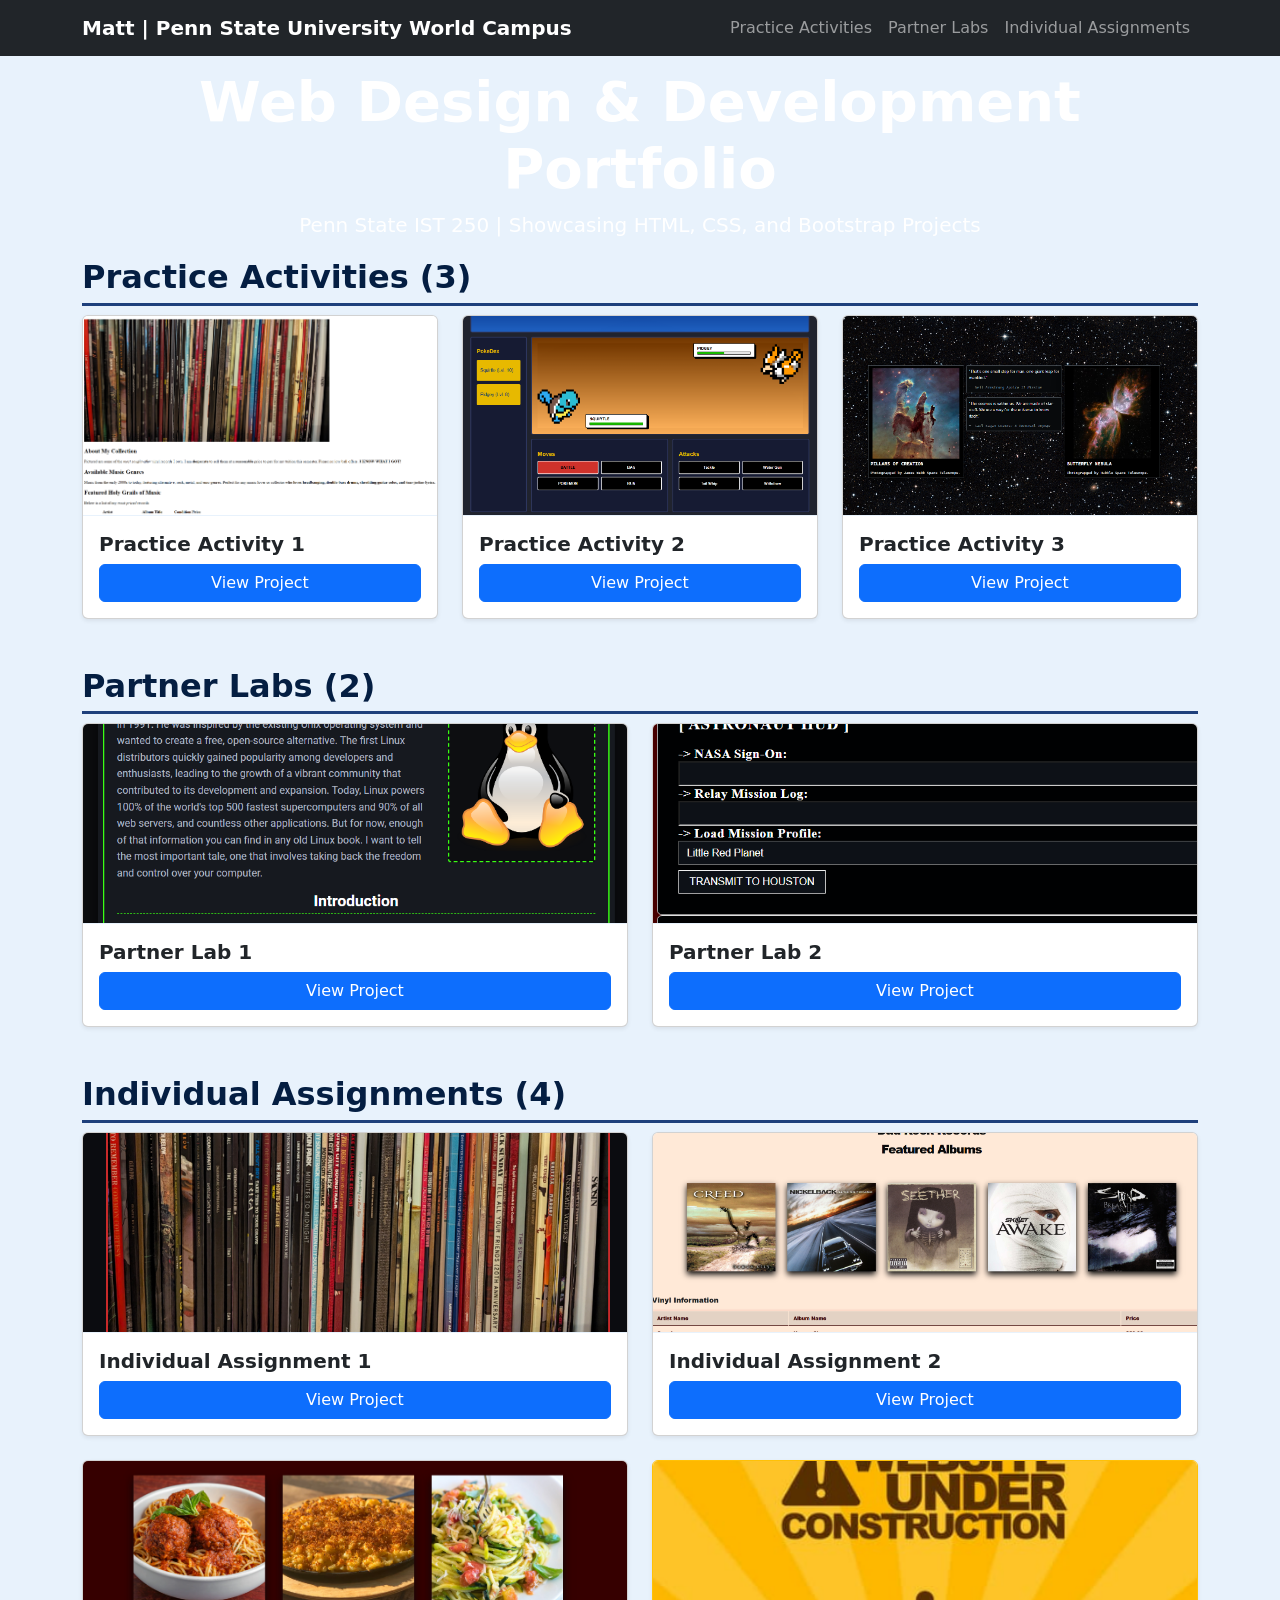
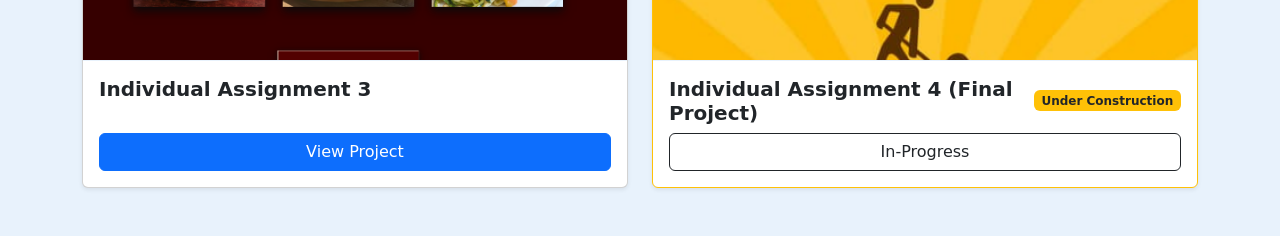
<file: index.html>
<!doctype html>
<html lang="en">
    <head>
        <meta charset="utf-8">
        <meta name="viewport" content="width=device-width, initial-scale=1">
        <meta name="description" content="">
        <meta name="author" content="Mark Otto, Jacob Thornton, and Bootstrap contributors">
        <meta name="generator" content="Hugo 0.88.1">
        <title>IST 250 Web Development Portfolio By Matt</title>
        <link rel="canonical" href="https://getbootstrap.com/docs/5.1/examples/carousel/">
    <!-- Bootstrap core CSS 
    <link href="../assets/dist/css/bootstrap.min.css" rel="stylesheet"> -->
    <link href="https://cdn.jsdelivr.net/npm/bootstrap@5.3.2/dist/css/bootstrap.min.css" 
    rel="stylesheet" crossorigin="anonymous"
    integrity="sha384-T3c6CoIi6uLrA9TneNEoa7RxnatzjcDSCmG1MXxSR1GAsXEV/Dwwykc2MPK8M2HN">
    <style>
      body {
        background-color: #e8f2fc;
      }
      .hero-section {
        background: linear-gradient( #1E407C);
        color: white;
        padding: 12px 0;
        margin-bottom: 6px;
      }
      .card:hover {
        transform: translateY(-5px);
        box-shadow: black;
      }
      .card-img-top {
        height: 200px;
        object-fit: cover;
        border-bottom: 1px solid #e8f2fc;
      }
      .section-title {
        border-bottom: 3px solid #1E407C;
        padding-bottom: 6px;
        margin-bottom: 9px;
        color: #041E42;
      }
    </style>
  </head>
  <body>
    <nav class="navbar navbar-expand-lg navbar-dark bg-dark sticky-top">
      <div class="container">
        <a class="navbar-brand fw-bold" href="index.html">Matt | Penn State University World Campus</a>
        <button class="navbar-toggler" type="button" data-bs-toggle="collapse" data-bs-target="#portfolioNav" aria-controls="portfolioNav" aria-expanded="false" aria-label="Toggle navigation">
          <span class="navbar-toggler-icon"></span>
        </button>
        <div class="collapse navbar-collapse" id="portfolioNav">
          <ul class="navbar-nav ms-auto">
            <li class="nav-item">
              <a class="nav-link" href="#practice-activities">Practice Activities</a>
            </li>
            <li class="nav-item">
              <a class="nav-link" href="#partner-labs">Partner Labs</a>
            </li>
            <li class="nav-item">
              <a class="nav-link" href="#individual-assignments">Individual Assignments</a>
            </li>
          </ul>
        </div>
      </div>
    </nav>
    <header class="hero-section text-center">
      <div class="container">
        <h1 class="display-4 fw-bold">Web Design & Development Portfolio</h1>
        <p class="lead mb-0">Penn State IST 250 | Showcasing HTML, CSS, and Bootstrap Projects</p>
      </div>
    </header>
    <main class="container mb-5">
      <section id="practice-activities" class="mb-5">
        <h2 class="section-title fw-bold">Practice Activities (3)</h2>
        <div class="row row-cols-1 row-cols-md-3 g-4">
          <div class="col">
            <div class="card h-100 shadow-sm">
              <a href="PA1/index.html">
                <img src="images/practice1.png" class="card-img-top" alt="Screenshot of Practice Activity 1">
              </a>
              <div class="card-body d-flex flex-column">
                <h5 class="card-title fw-bold">Practice Activity 1</h5>
                <a href="PA1/index.html" class="btn btn-primary mt-auto">View Project</a>
              </div>
            </div>
          </div>
          <div class="col">
            <div class="card h-100 shadow-sm">
              <a href="PA2/index.html">
                <img src="images/practice2.png" class="card-img-top" alt="Screenshot of Practice Activity 2">
              </a>
              <div class="card-body d-flex flex-column">
                <h5 class="card-title fw-bold">Practice Activity 2</h5>
                <a href="PA2/index.html" class="btn btn-primary mt-auto">View Project</a>
              </div>
            </div>
          </div>
          <div class="col">
            <div class="card h-100 shadow-sm">
              <a href="PA3/index.html">
                <img src="images/practice3.png" class="card-img-top" alt="Screenshot of Practice Activity 3">
              </a>
              <div class="card-body d-flex flex-column">
                <h5 class="card-title fw-bold">Practice Activity 3</h5>
                <a href="PA3/index.html" class="btn btn-primary mt-auto">View Project</a>
              </div>
            </div>
          </div>

        </div>
      </section>
      <section id="partner-labs" class="mb-5">
        <h2 class="section-title fw-bold">Partner Labs (2)</h2>
        <div class="row row-cols-1 row-cols-md-2 g-4">
          <div class="col">
            <div class="card h-100 shadow-sm">
              <a href="PL1/index.html">
                <img src="images/lab1.png" class="card-img-top" alt="Screenshot of Partner Lab 1">
              </a>
              <div class="card-body d-flex flex-column">
                <h5 class="card-title fw-bold">Partner Lab 1</h5>
                <a href="PL1/index.html" class="btn btn-primary mt-auto">View Project</a>
              </div>
            </div>
          </div>
          <div class="col">
            <div class="card h-100 shadow-sm">
              <a href="PL2/index.html">
                <img src="images/lab2.png" class="card-img-top" alt="Screenshot of Partner Lab 2">
              </a>
              <div class="card-body d-flex flex-column">
                <h5 class="card-title fw-bold">Partner Lab 2</h5>
                <a href="PL2/index.html" class="btn btn-primary mt-auto">View Project</a>
              </div>
            </div>
          </div>

        </div>
      </section>
      <section id="individual-assignments" class="mb-5">
        <h2 class="section-title fw-bold">Individual Assignments (4)</h2>
        <div class="row row-cols-1 row-cols-md-2 g-4">
          <div class="col">
            <div class="card h-100 shadow-sm">
              <a href="IA1/index.html">
                <img src="images/assignment1.png" class="card-img-top" alt="Screenshot of Individual Assignment 1">
              </a>
              <div class="card-body d-flex flex-column">
                <h5 class="card-title fw-bold">Individual Assignment 1</h5>
                <a href="IA1/index.html" class="btn btn-primary mt-auto">View Project</a>
              </div>
            </div>
          </div>
          <div class="col">
            <div class="card h-100 shadow-sm">
              <a href="IA2/index.html">
                <img src="images/assignment2.png" class="card-img-top" alt="Screenshot of Individual Assignment 2">
              </a>
              <div class="card-body d-flex flex-column">
                <h5 class="card-title fw-bold">Individual Assignment 2</h5>
                <a href="IA2/index.html" class="btn btn-primary mt-auto">View Project</a>
              </div>
            </div>
          </div>
          <div class="col">
            <div class="card h-100 shadow-sm">
              <a href="IA3/index.html">
                <img src="images/assignment3.png" class="card-img-top" alt="Screenshot of Individual Assignment 3">
              </a>
              <div class="card-body d-flex flex-column">
                <h5 class="card-title fw-bold">Individual Assignment 3</h5>
                <a href="IA3/index.html" class="btn btn-primary mt-auto">View Project</a>
              </div>
            </div>
          </div>
          <div class="col">
            <div class="card h-100 shadow-sm border-warning">
              <a href="IA4/index.html">
                <img src="images/assignment4.png" class="card-img-top" alt="Screenshot of Individual Assignment 4 Under Construction">
              </a>
              <div class="card-body d-flex flex-column">
                <div class="d-flex justify-content-between align-items-center mb-2">
                  <h5 class="card-title fw-bold mb-0">Individual Assignment 4 (Final Project)</h5>
                  <span class="badge bg-warning text-dark">Under Construction</span>
                </div>
                <a href="IA4/index.html" class="btn btn-outline-dark mt-auto">In-Progress</a>
              </div>
            </div>
</file>
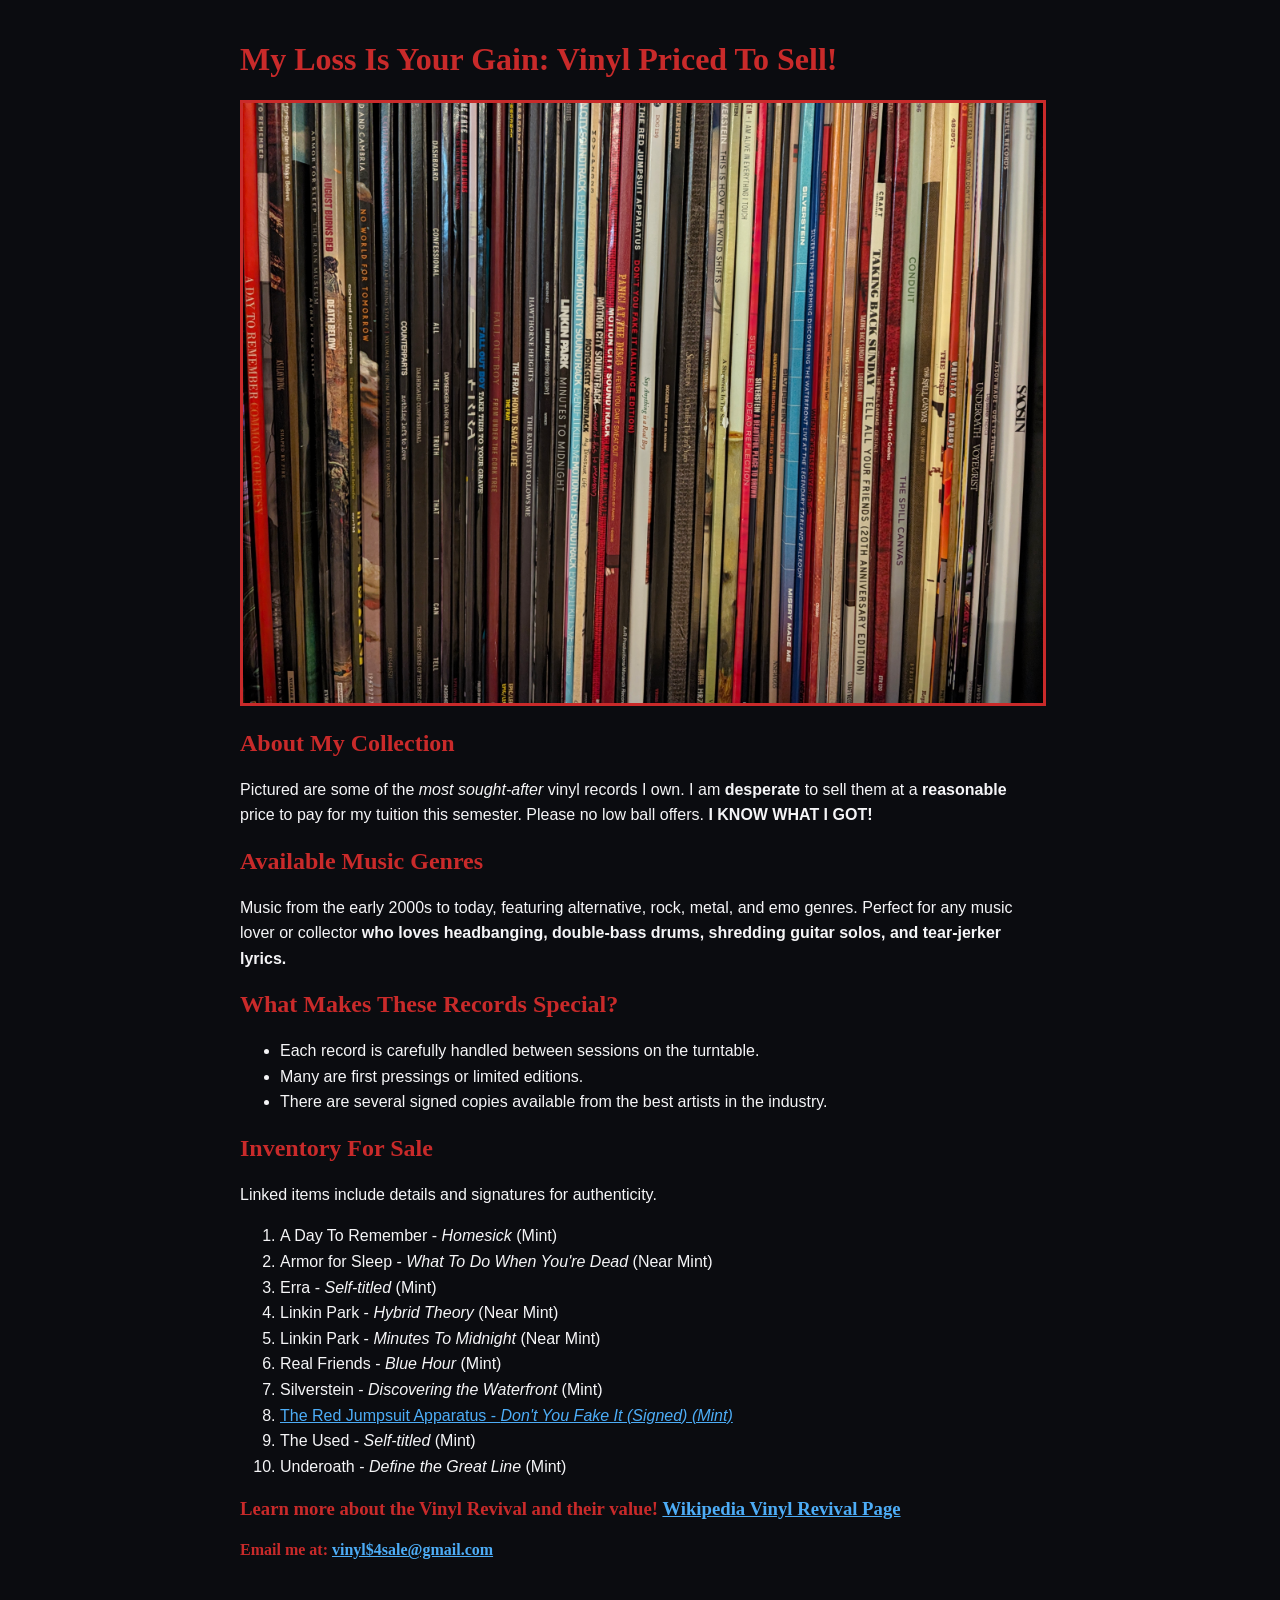
<file: IA1/index.html>
<!DOCTYPE html>
<html>
    <head>
        <meta charset="utf-8">
        <title>Priceless Vinyl Collection for Sale</title>
        <link rel="stylesheet" href="style.css">
    </head>
    <body>
        <h1>My Loss Is Your Gain: Vinyl Priced To Sell!</h1>
        <img src="vinyl.jpg" alt="vinyl banner" width="1000" height="500">
        <br>
        <h2>About My Collection</h2>
            <p>Pictured are some of the <em>most sought-after</em> vinyl records I own.  I am <strong>desperate</strong> to sell them at a <strong>reasonable</strong> price to pay for my tuition this 
            semester.  Please no low ball offers. <strong>I KNOW WHAT I GOT!</strong>  </p>
        <h2>Available Music Genres</h2>
            <p>Music from the early 2000s to today, featuring alternative, rock, metal, and emo genres.  Perfect for any music lover or collector <strong>who loves headbanging, double-bass drums, shredding guitar
            solos, and tear-jerker lyrics.</strong></p>
        <h2>What Makes These Records Special?</h2>
            <ul>
                <li>Each record is carefully handled between sessions on the turntable.</li>
                <li>Many are first pressings or limited editions.</li>
                <li>There are several signed copies available from the best artists in the industry.</li>
            </ul>
        <h2>Inventory For Sale</h2>
            <p>Linked items include details and signatures for authenticity.</p>
        <ol>
            <li>A Day To Remember - <em>Homesick</em> (Mint)</li>
            <li>Armor for Sleep - <em>What To Do When You're Dead</em> (Near Mint)</li>
            <li>Erra - <em>Self-titled</em> (Mint)</li>
            <li>Linkin Park - <em>Hybrid Theory</em> (Near Mint)</li>
            <li>Linkin Park - <em>Minutes To Midnight</em> (Near Mint)</li>
            <li>Real Friends - <em>Blue Hour </em> (Mint)</li>
            <li>Silverstein - <em>Discovering the Waterfront</em> (Mint)</li>
            <li>
            <a href="itemdetail1.html">The Red Jumpsuit Apparatus - <em>Don't You Fake It (Signed) (Mint)</em></a>
            </li>
            <li>The Used - <em>Self-titled</em> (Mint)</li>
            <li>Underoath - <em>Define the Great Line</em> (Mint)</li>
        </ol>
        <h3>Learn more about the Vinyl Revival and their value! <a href="https://en.wikipedia.org/wiki/Vinyl_revival" target="_blank">Wikipedia Vinyl Revival Page</a></h3>
        <h4>Email me at: <a href="mailto:vinyl$4sale@://gmail.com">vinyl$4sale@gmail.com</a></h4>
    </body>
</html>
</file>
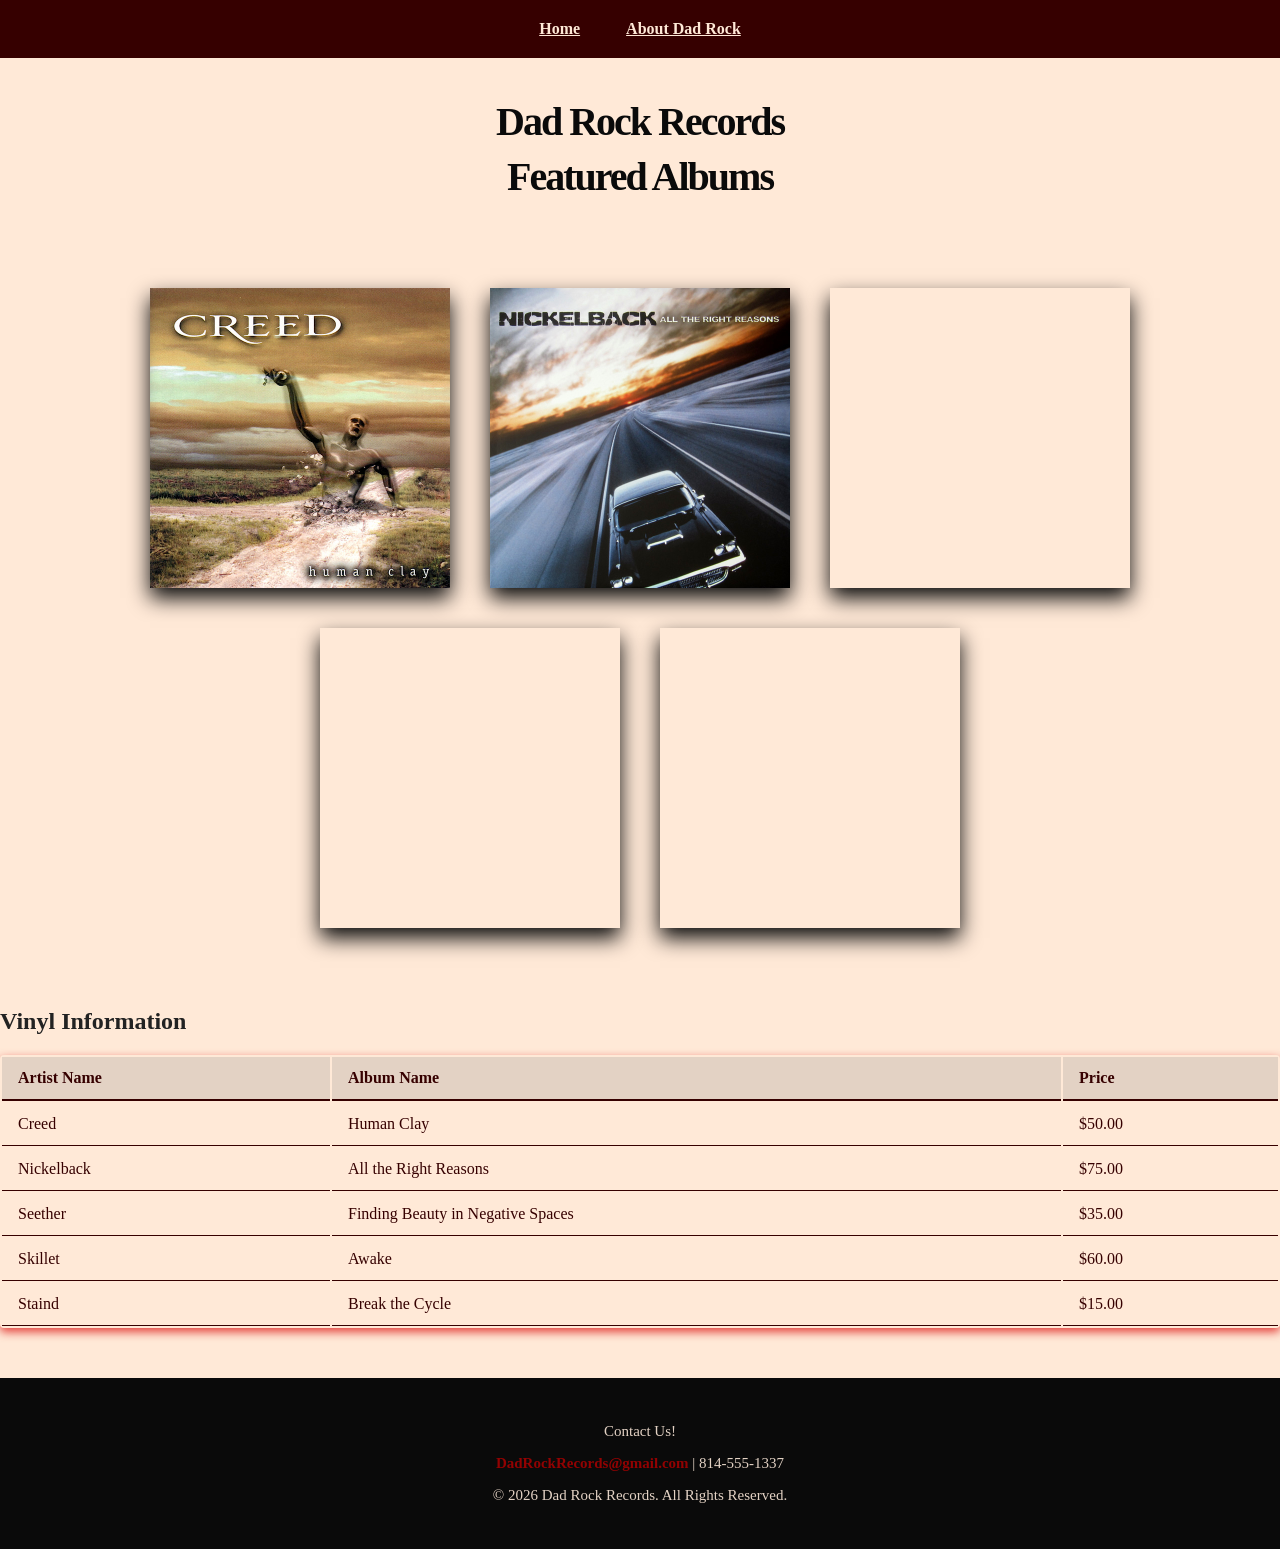
<file: IA2/index.html>
<!DOCTYPE html>
<html lang="en">
<head>
    <meta charset="UTF-8">
    <title>Dad Rock</title>
    <link rel="stylesheet" href="style.css">
</head>
<body>
    <nav class="navigation">
        <a href="index.html">Home</a>
        <a href="about.html">About Dad Rock</a>
    </nav>
    <header>
        <h1>Dad Rock Records</h1>
        <h2>Featured Albums</h2>
    </header>
    <main>
        <div id="container">
            <div class="photo">
                <img src="creed.jpg" alt="creed-front" class="front">
                <img src="creed2.jpg" alt="creed-back" class="back">
            </div>
            <div class="photo">
                <img src="nickel.jpg" alt="nickel-front" class="front">
                <img src="nickel2.jpg" alt="nickel-back" class="back">
            </div>
            <div class="photo">
                <img src="seether.jpg" alt="seether-front" class="front">
                <img src="seether2.jpg" alt="seether-back" class="back">
            </div>
            <div class="photo">
                <img src="skillet.jpg" alt="skillet-front" class="front">
                <img src="skillet2.jpg" alt="skillet-back" class="back">
            </div>
            <div class="photo">
                <img src="staind.jpg" alt="staind-front" class="front">
                <img src="staind2.jpg" alt="staind-back" class="back">
            </div>
        </div>
        <section class="inventory">
            <h2>Vinyl Information</h2>
            <table>
                <thead>
                    <tr>
                        <th>Artist Name</th>
                        <th>Album Name</th>
                        <th>Price</th>
                    </tr>
                </thead>
                <tbody>
                    <tr>
                        <td>Creed</td>
                        <td>Human Clay</td>
                        <td>$50.00</td>
                    </tr>
                    <tr>
                        <td>Nickelback</td>
                        <td>All the Right Reasons</td>
                        <td>$75.00</td>
                    </tr>
                    <tr>
                        <td>Seether</td>
                        <td>Finding Beauty in Negative Spaces</td>
                        <td>$35.00</td>
                    </tr>
                    <tr>
                        <td>Skillet</td>
                        <td>Awake</td>
                        <td>$60.00</td>
                    </tr>
                    <tr>
                        <td>Staind</td>
                        <td>Break the Cycle</td>
                        <td>$15.00</td>
                    </tr>
                </tbody>
            </table>
        </section>
    </main>
    <footer>
        <p>Contact Us!</p>
        <p><a href="mailto:DadRockRecords@gmail.com">DadRockRecords@gmail.com</a> | 814-555-1337</p>
        <p>&copy; 2026 Dad Rock Records.  All Rights Reserved.</p>
    </footer>
</body>
</html>
</file>
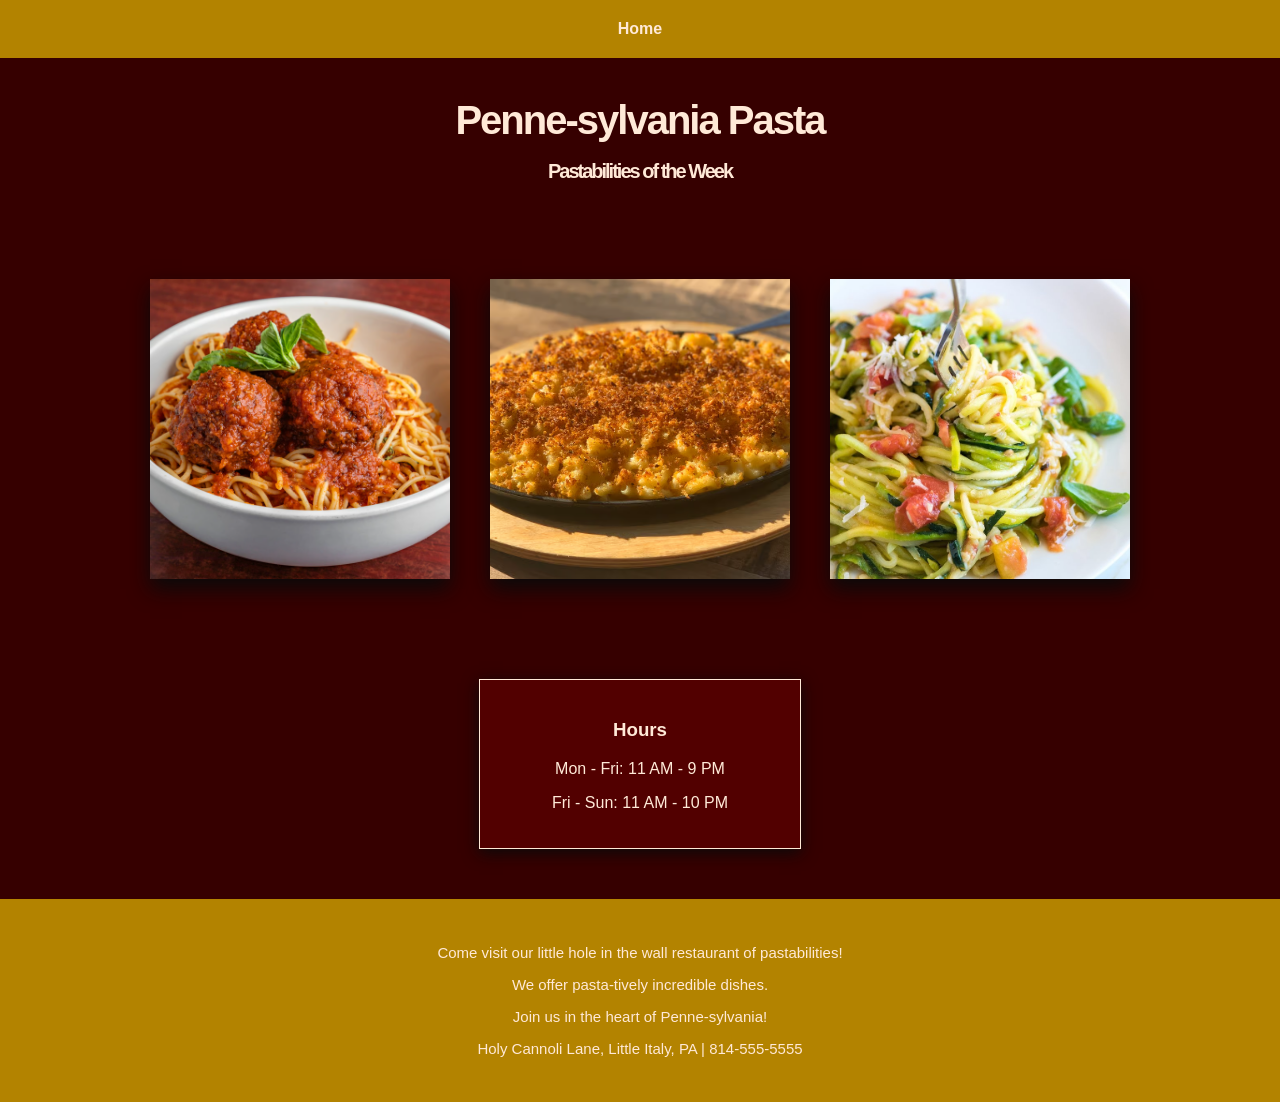
<file: IA3/index.html>
<!DOCTYPE html>
<html lang="en">
<head>
    <meta charset="UTF-8">
    <meta name="viewport" content="width=device-width, initial-scale=1.0">
    <title>Pasta La Vista</title>
    <link rel="stylesheet" href="style.css">
</head>
<body>
    <nav class="navigation">
        <a href="index.html">Home</a>
    </nav>
    <header id="main-header">
        <h1>Penne-sylvania Pasta</h1>
        <h2>Pastabilities of the Week</h2>
    </header>
    <main id="main-content">
        <section class="directions-section">
            <h2>Location</h2>
            <p>Come visit our little hole in the wall restaurant of pastabilities! We offer pasta-tively incredible dishes. Join us in the heart of Penne-sylvania!</p>
            <p>Just 18 miles west of State College, PA, off I-99.</p>
            <p></p>
            <div class="map-box">
                <img src="map.jpeg" alt="Map to Penne-sylvania">
            </div>
        </section>
        <div id="container" onclick="pastaClick()">
            <div class="photo-wrapper">
                <div class="photo">
                    <img src="spaghetti.jpeg" alt="Pasta La Vista, Baby" class="menu">
                </div>
                <span class="img-desc">Signature hand-rolled pasta, with housemade marinara sauce and beef meatballs.</span>
            </div>
            <div class="photo-wrapper">
                <div class="photo">
                    <img src="mac.jpeg" alt="Mac-nificent Cheese " class="menu">
                </div>
                <span class="img-desc">Iconic yellow-block cheese, layered on top of our fresh elbow noodles, finished with garlic breadcrumbs.</span>
            </div>
            <div class="photo-wrapper">
                <div class="photo">
                    <img src="impasta.jpeg" alt="Impasta" class="menu">
                </div>
                <span class="img-desc">Freshly crafted zuchhini noodles, combined with our homemade pesto sauce and garnished with garden vegetables. </span>
            </div>
        </div>
        <section class="hours">
            <h3>Hours</h3>
            <p>Mon - Fri: 11 AM - 9 PM</p>
            <p>Fri - Sun: 11 AM - 10 PM</p>
        </section>
    </main>
    <footer id="footer">
        <p class="foot-note">Come visit our little hole in the wall restaurant of pastabilities!</p>
        <p>We offer pasta-tively incredible dishes.</p>
        <p>Join us in the heart of Penne-sylvania!</p>  
        <p>Holy Cannoli Lane, Little Italy, PA | 814-555-5555</p>
    </footer>
</body>
</html>
</file>
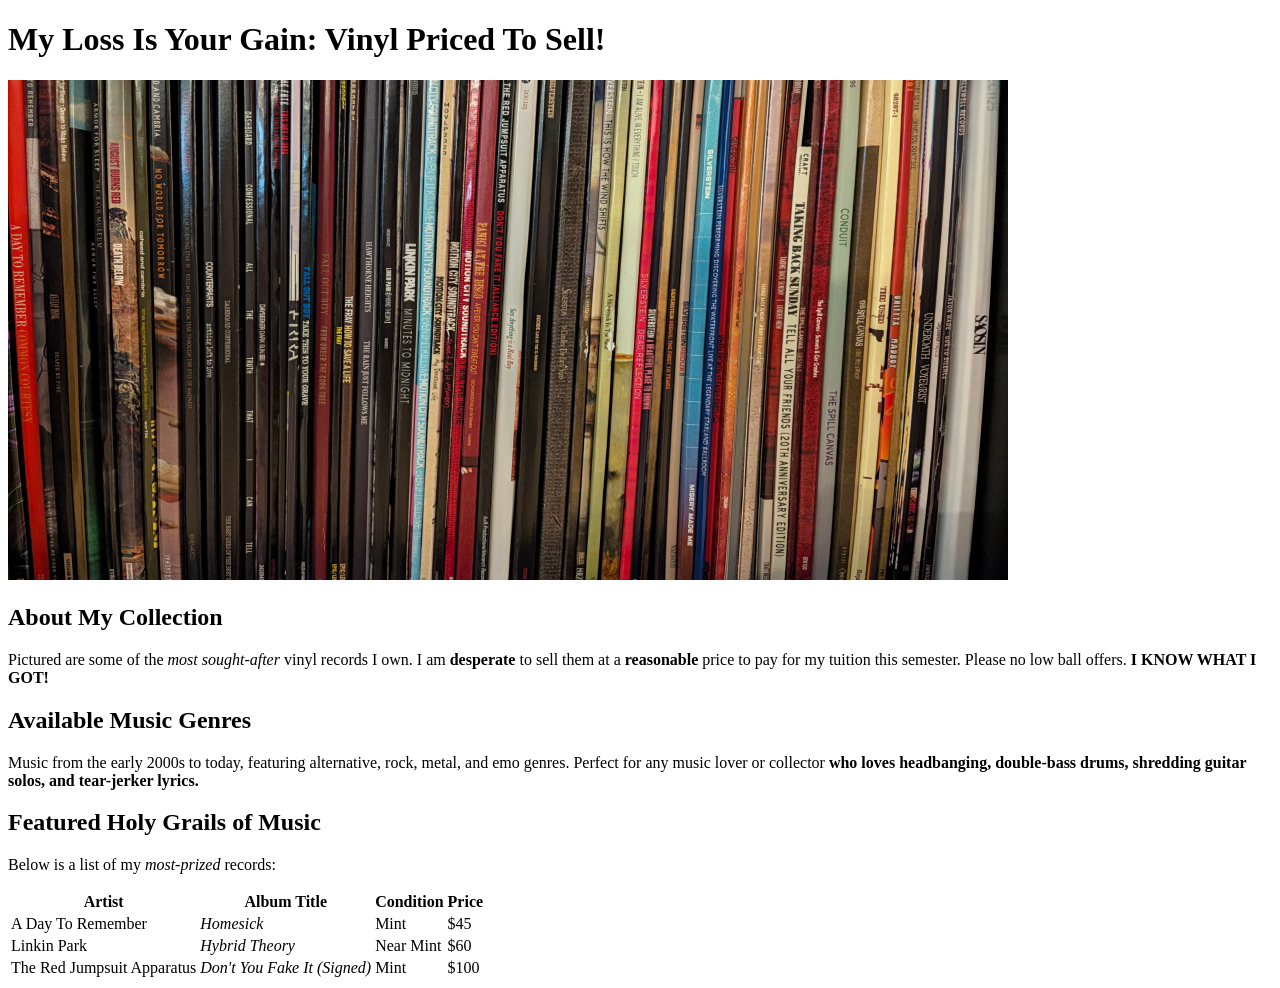
<file: PA1/index.html>
<!DOCTYPE html>
<html>
    <head>
        <meta charset="utf-8">
        <title>Priceless Vinyl Collection for Sale</title>
    </head>
    <body>
        <h1>My Loss Is Your Gain: Vinyl Priced To Sell!</h1>
        <img src="vinyl.jpg" alt="vinyl banner" width="1000" height="500">
        <br>
        <h2>About My Collection</h2>
        <p>Pictured are some of the <em>most sought-after</em> vinyl records I own.  I am <strong>desperate</strong> to sell them at a <strong>reasonable</strong> price to pay for my tuition this 
        semester.  Please no low ball offers. <strong>I KNOW WHAT I GOT!</strong>  </p>
        <h2>Available Music Genres</h2>
        <p>Music from the early 2000s to today, featuring alternative, rock, metal, and emo genres.  Perfect for any music lover or collector <strong>who loves headbanging, double-bass drums, shredding guitar
        solos, and tear-jerker lyrics.</strong></p>
        <h2>Featured Holy Grails of Music</h2>
        <p>Below is a list of my <em>most-prized</em> records:</p>
        <table>
            <thead>
                <tr>
                    <th>Artist</th>
                    <th>Album Title</th>
                    <th>Condition</th>
                    <th>Price</th>
                </tr>
            </thead>
            <tbody>
                <tr>
                    <td>A Day To Remember</td>
                    <td><em>Homesick</em></td>
                    <td>Mint</td>
                    <td>$45</td>
                </tr>
                <tr>
                    <td>Linkin Park</td>
                    <td><em>Hybrid Theory</em></td>
                    <td>Near Mint</td>
                    <td>$60</td>
                </tr>
                <tr>
                    <td>The Red Jumpsuit Apparatus</td>
                    <td><em>Don't You Fake It (Signed)</em></td>
                    <td>Mint</td>
                    <td>$100</td>
                </tr>
            </tbody>
        </table>

    </body>
</html>
</file>
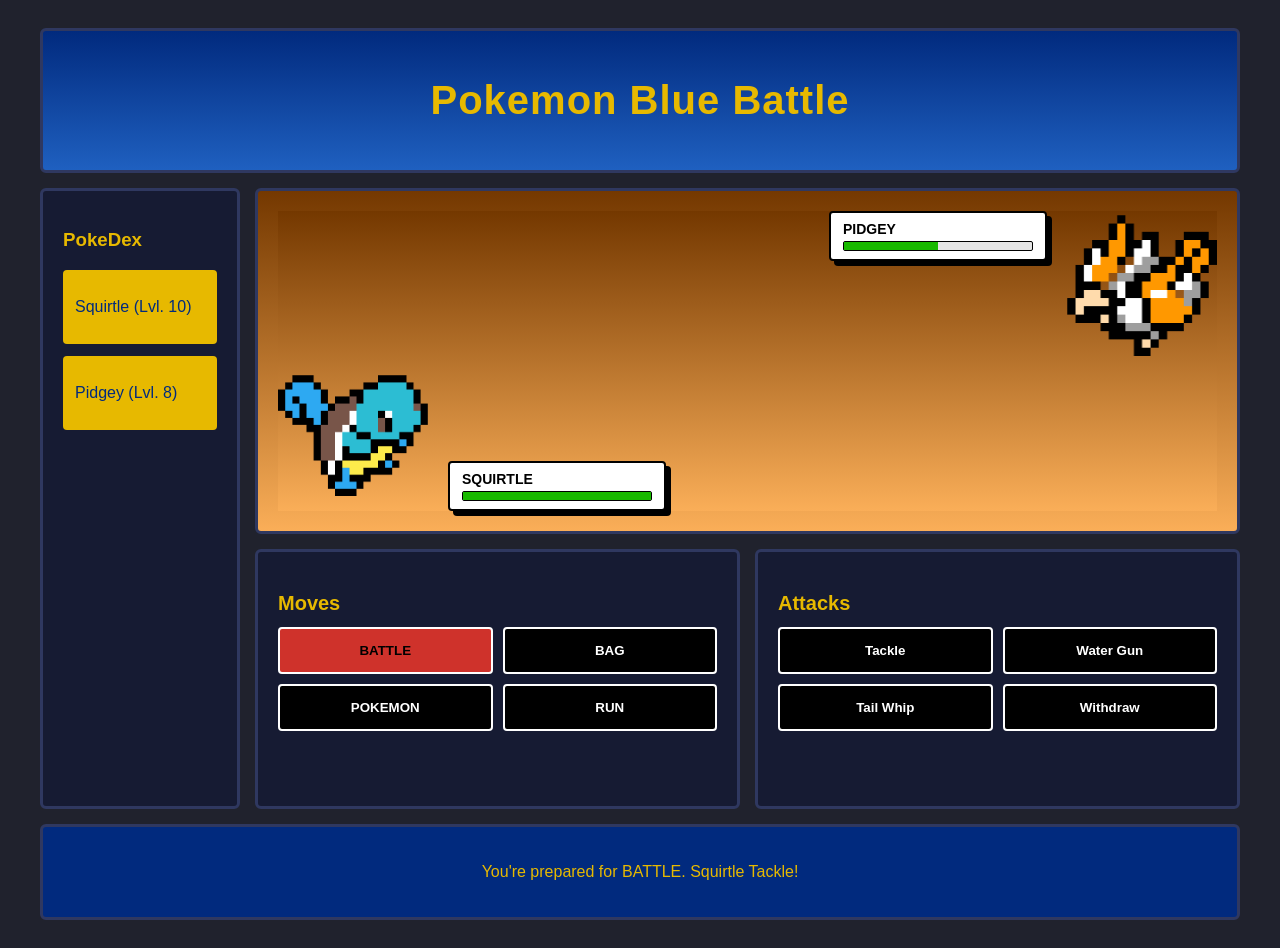
<file: PA2/index.html>
<!DOCTYPE html>
<html lang="en">
<head>
    <meta charset="UTF-8">
    <meta name="viewport" content="width=device-width, initial-scale=1.0">
    <title>Pokemon Battle</title>
    <link rel="stylesheet" href="styles.css">
</head>
<body>
     <div class="grid-container">
    <header class="section header">
      <h1>Pokemon Blue Battle</h1>
    </header>
    <aside class="section sidebar">
      <h3>PokeDex</h3>
      <div class="pokedex">
        <div class="party">
          <p>Squirtle (Lvl. 10)</p>
        </div>
        <div class="party">
          <p>Pidgey (Lvl. 8)</p>
        </div>
      </div>
    </aside>
    <main class="section arena">
      <div class="arena">
        <div class="opponent">
          <div class="status-box">
            <div class="status-name">Pidgey</div>
            <div class="status-hp"><div class="hp-fill" style="width: 50%;"></div></div>
          </div>
          <img class="pokemon pidgey" src="pidgey.png" alt="Pidgey">
        </div>
        <div class="player">
          <img class="pokemon squirtle" src="squirtle.png" alt="Squirtle">
          <div class="status-box">
            <div class="status-name">Squirtle</div>
            <div class="status-hp"><div class="hp-fill" style="width: 100%;"></div></div>
          </div>
        </div>
      </div>
    </main>
    <section class="section commands">
      <h3>Moves</h3>
      <div class="command-menu">
        <button class="button-press">BATTLE</button>
        <button class="button">BAG</button>
        <button class="button">POKEMON</button>
        <button class="button">RUN</button>
      </div>
    </section>
    <section class="section moves">
      <h3>Attacks</h3>
      <div class="moves-grid">
        <button class="button-attack ">Tackle</button>
        <button class="button">Water Gun</button>
        <button class="button">Tail Whip</button>
        <button class="button">Withdraw</button>
      </div>
    </section>
    <footer class="section footer">
      <p>You're prepared for BATTLE.  Squirtle Tackle!</p>
    </footer>
  </div>
</body>
</html>
</file>
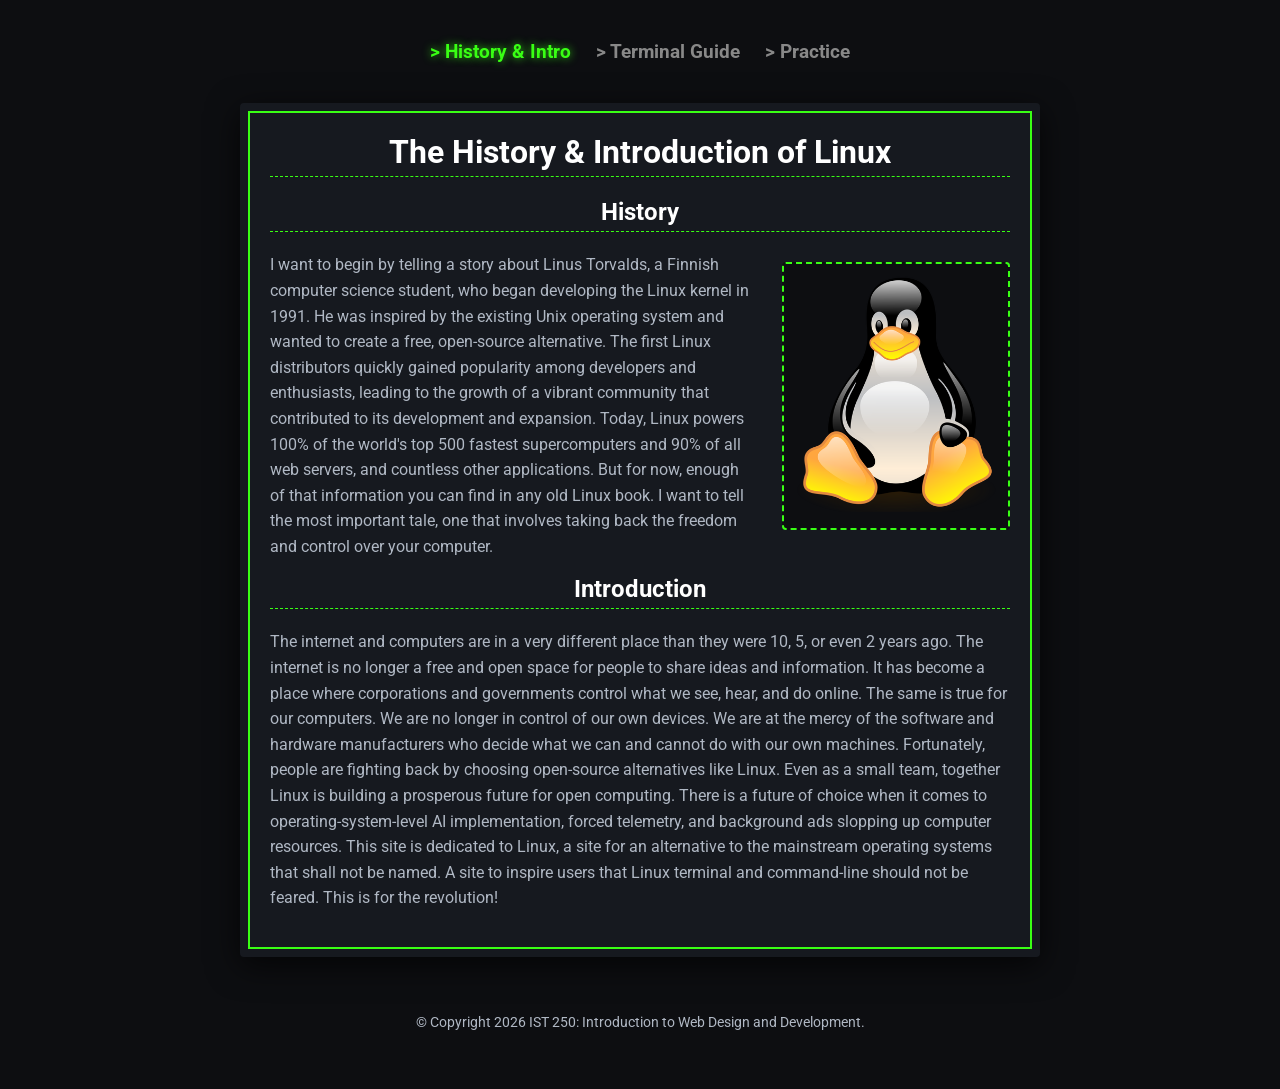
<file: PL1/index.html>
<!DOCTYPE html>
<html lang="en">
<head>
    <meta charset="UTF-8">
    <title>Learn Linux - History</title>
    <link rel="stylesheet" href="style.css">
    <link rel="preconnect" href="https://fonts.googleapis.com">
    <link rel="preconnect" href="https://fonts.gstatic.com" crossorigin>
    <link href="https://fonts.googleapis.com/css2?family=Roboto:ital,wght@0,100..900;1,100..900&display=swap" rel="stylesheet">
</head>
<body>
    <header>
        <nav>
            <a href="index.html" class="active">> History & Intro</a>
            <a href="terminal.html">> Terminal Guide</a>
            <a href="practice.html">> Practice</a>
        </nav>
    </header>
    <main class="content-box">
        <h1>The History & Introduction of Linux</h1>
        <h2>History</h2>
        <div class="floating-card">
            <img src="tux.png" alt="Tux Logo">
        </div>
        <p>I want to begin by telling a story about Linus Torvalds, a Finnish computer science student, who began developing the Linux 
            kernel in 1991. He was inspired by the existing Unix operating system and wanted to create a free, open-source alternative. 
            The first Linux distributors quickly gained popularity among developers and enthusiasts, leading to the growth of a vibrant 
            community that contributed to its development and expansion. Today, Linux powers 100% of the world's top 500 fastest 
            supercomputers and 90% of all web servers, and countless other applications. But for now, enough of that information 
            you can find in any old Linux book. I want to tell the most important tale, one that involves taking back the freedom and 
            control over your computer.</p>
        <h2>Introduction</h2>
        <p>The internet and computers are in a very different place than they were 10, 5, or even 2 years ago. The internet is no longer 
            a free and open space for people to share ideas and information. It has become a place where corporations and governments 
            control what we see, hear, and do online. The same is true for our computers. We are no longer in control of our own devices. 
            We are at the mercy of the software and hardware manufacturers who decide what we can and cannot do with our own machines. 
            Fortunately, people are fighting back by choosing open-source alternatives like Linux. Even as a small team, together Linux 
            is building a prosperous future for open computing. There is a future of choice when it comes to operating-system-level AI 
            implementation, forced telemetry, and background ads slopping up computer resources. This site is dedicated to Linux, a site 
            for an alternative to the mainstream operating systems that shall not be named. A site to inspire users that Linux terminal 
            and command-line should not be feared. This is for the revolution!</p>
    </main>
    <footer>
        <p>&copy; Copyright 2026 IST 250: Introduction to Web Design and Development.</p>
    </footer>
</body>
</html>
</file>
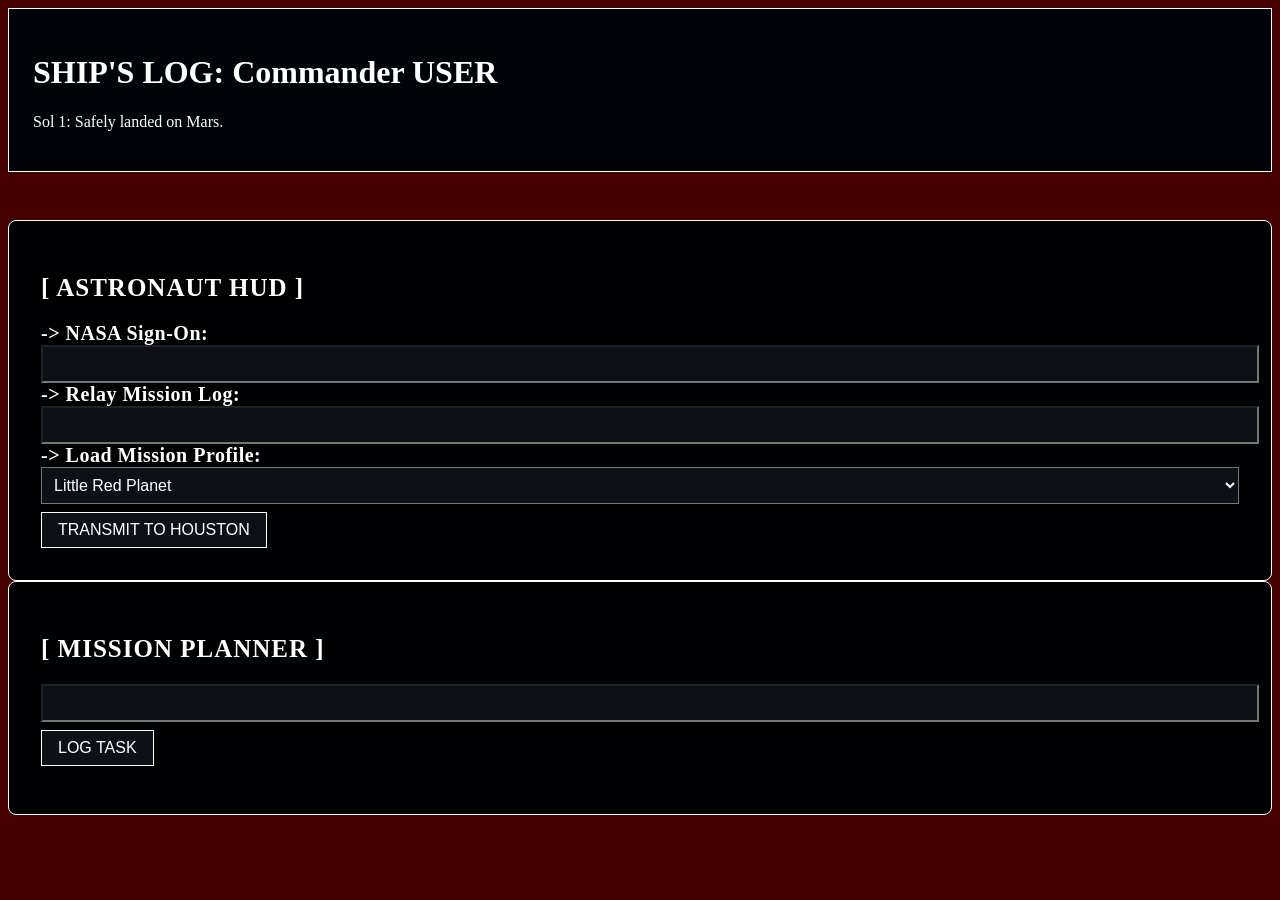
<file: PL2/index.html>
<!DOCTYPE html>
<html lang="en">
<head>
    <meta charset="UTF-8">
    <title>Mars Mission Terminal</title>
    <link rel="stylesheet" href="style.css">
    
</head>
<body class="mars-theme">
    <header class="hud-display">
        <h1 id="greeting">SHIP'S LOG: Commander USER</h1>
        <p id="message">Sol 1: Safely landed on Mars.</p>
    </header>
    <main class="controls-container">
        <section class="hud">
            <h2>[ ASTRONAUT HUD ]</h2>
            <form id="customizerForm">
                <div class="form-group">
                    <label for="nameInput">-> NASA Sign-On:</label>
                    <input type="text" id="nameInput">
                </div>
                <div class="form-group">
                    <label for="messageInput">-> Relay Mission Log:</label>
                    <input type="text" id="messageInput">
                </div>
                <div class="form-group">
                    <label for="colorSelect">-> Load Mission Profile:</label>
                    <select id="colorSelect">
                        <option value="#470000">Little Red Planet</option> 
                        <option value="#0033a1">Pale Blue Dot</option>
                        <option value="#383838">Dark Side of the Moon</option>
                    </select>
                </div>
                <button type="button" id="button">TRANSMIT TO HOUSTON</button>
            </form>
        </section>
        <section class="hud">
            <h2>[ MISSION PLANNER ]</h2>
            <div class="todo-form">
                <input type="text" id="todoList">
                <button type="button" id="todoButton">LOG TASK</button>
            </div>
            <ol id="todoListItems"></ol>
        </section>
    </main>
    <script src="script.js"></script>
</body>
</html>
</file>
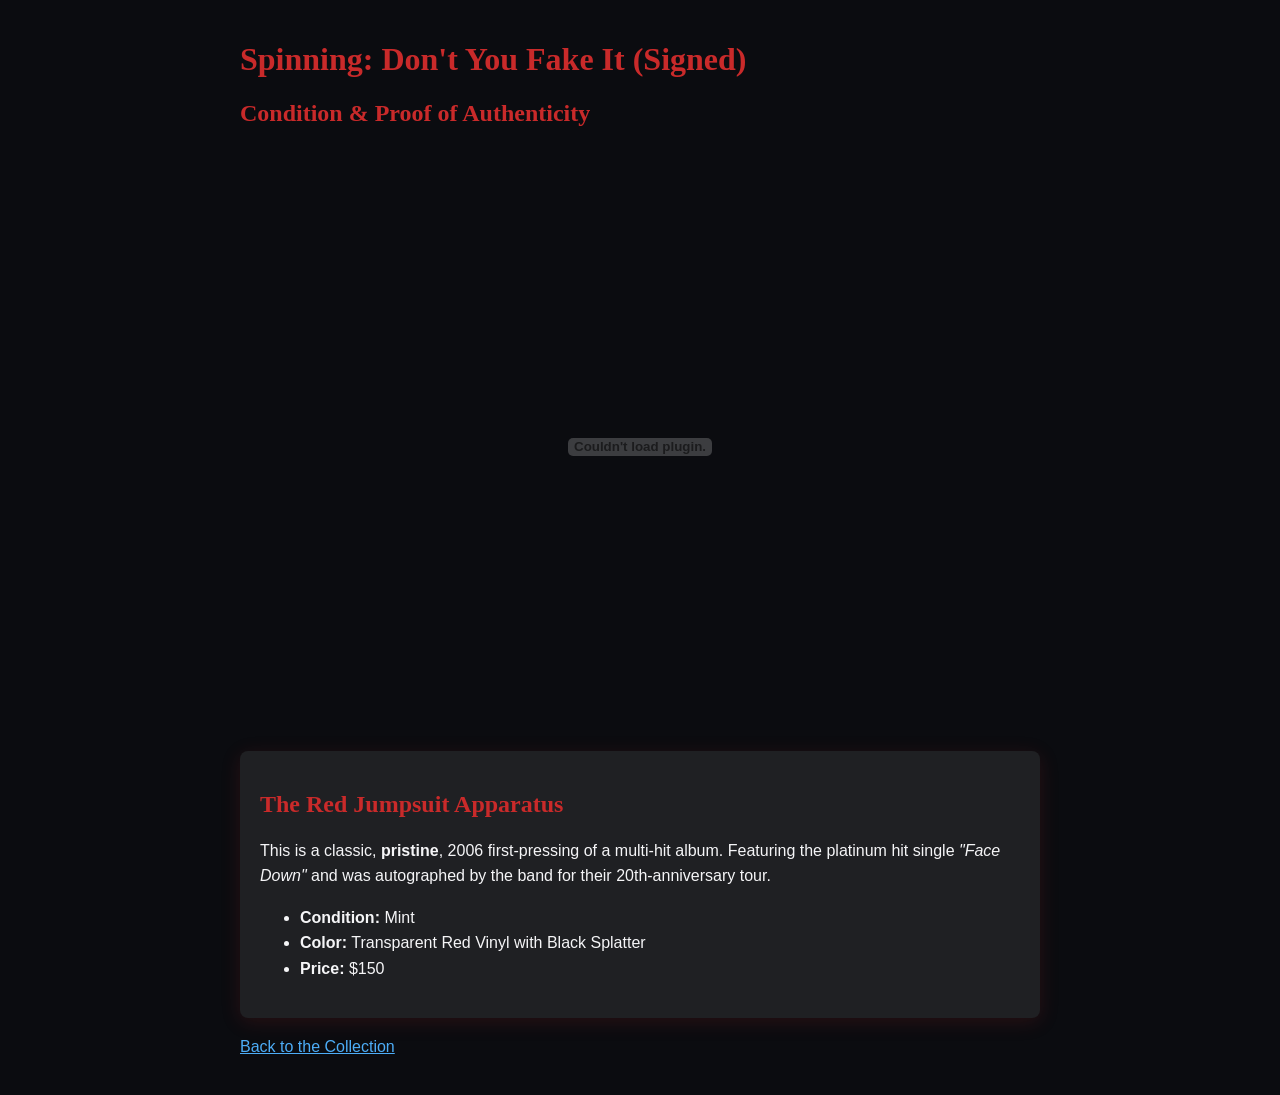
<file: IA1/itemdetail1.html>
<!DOCTYPE html>
<html lang="en">
<head>
    <meta charset="UTF-8">
    <title>RJA - Don't You Fake It</title>
    <link rel="stylesheet" href="style.css">
</head>
<body>
    <h1>Spinning: Don't You Fake It (Signed)</h1>
    <h2>Condition & Proof of Authenticity</h2>
    <embed src="redjumpsuit.pdf" type="application/pdf" width="800px" height="600px"> 
    <div class="detail-card">
        <h2>The Red Jumpsuit Apparatus</h2>
            <p>This is a classic, <strong>pristine</strong>, 2006 first-pressing of a multi-hit album.  Featuring the platinum 
            hit single <em>"Face Down"</em> and was autographed by the band for their 20th-anniversary tour.</p>
        <ul>
            <li><strong>Condition:</strong> Mint</li>
            <li><strong>Color:</strong> Transparent Red Vinyl with Black Splatter</li>
            <li><strong>Price:</strong> $150</li>
        </ul>
    </div>

    <p><a href="index.html"> Back to the Collection</a></p>

</body>
</html>
</file>
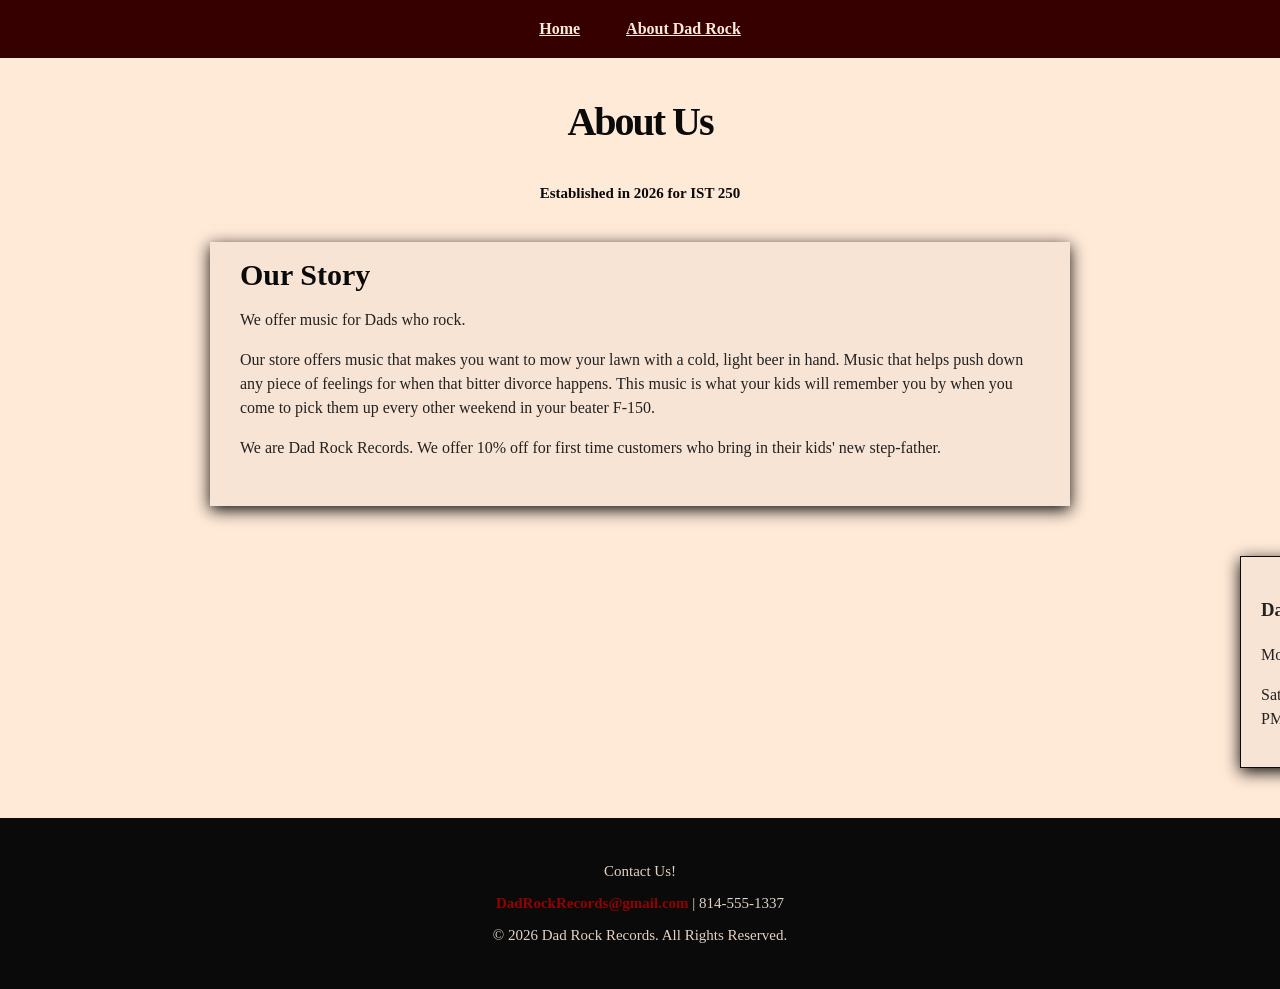
<file: IA2/about.html>
<!DOCTYPE html>
<html lang="en">
<head>
    <meta charset="UTF-8">
    <title>About Us - Dad Rock Records</title>
    <link rel="stylesheet" href="style.css">
</head>
<body>
    <nav class="navigation">
        <a href="index.html">Home</a>
        <a href="about.html">About Dad Rock</a>
    </nav>
    <header>
        <h1>About Us</h1>
    </header>
    <main class="intro">
        <h2>Established in 2026 for IST 250</h2>
    </main>
    <div class="about">
        <h3>
            Our Story
        </h3>
        <p>
            We offer music for Dads who rock.  
        </p>
        <p>
            Our store offers music that makes you want to mow your lawn with a cold, light beer in hand.  Music that helps push down
            any piece of feelings for when that bitter divorce happens.  This music is what your kids will remember you by when you
            come to pick them up every other weekend in your beater F-150.  
        </p>
        <p>
            We are Dad Rock Records.  We offer 10% off for first time customers who bring in their kids' new step-father.  
        </p>
        <div class="hours">
            <h3>Dad Rock Hours</h3>
            <p>Monday - Friday: 8:00 AM - 8:00 PM</p>
            <p>Saturday - Sunday: 8:00 AM - 12:00 PM</p>
        </div>
    </div>
    <footer>
        <p>Contact Us!</p>
        <p><a href="mailto:DadRockRecords@gmail.com">DadRockRecords@gmail.com</a> | 814-555-1337</p>
        <p>&copy; 2026 Dad Rock Records.  All Rights Reserved.</p>
    </footer>
</body>
</html>
</file>
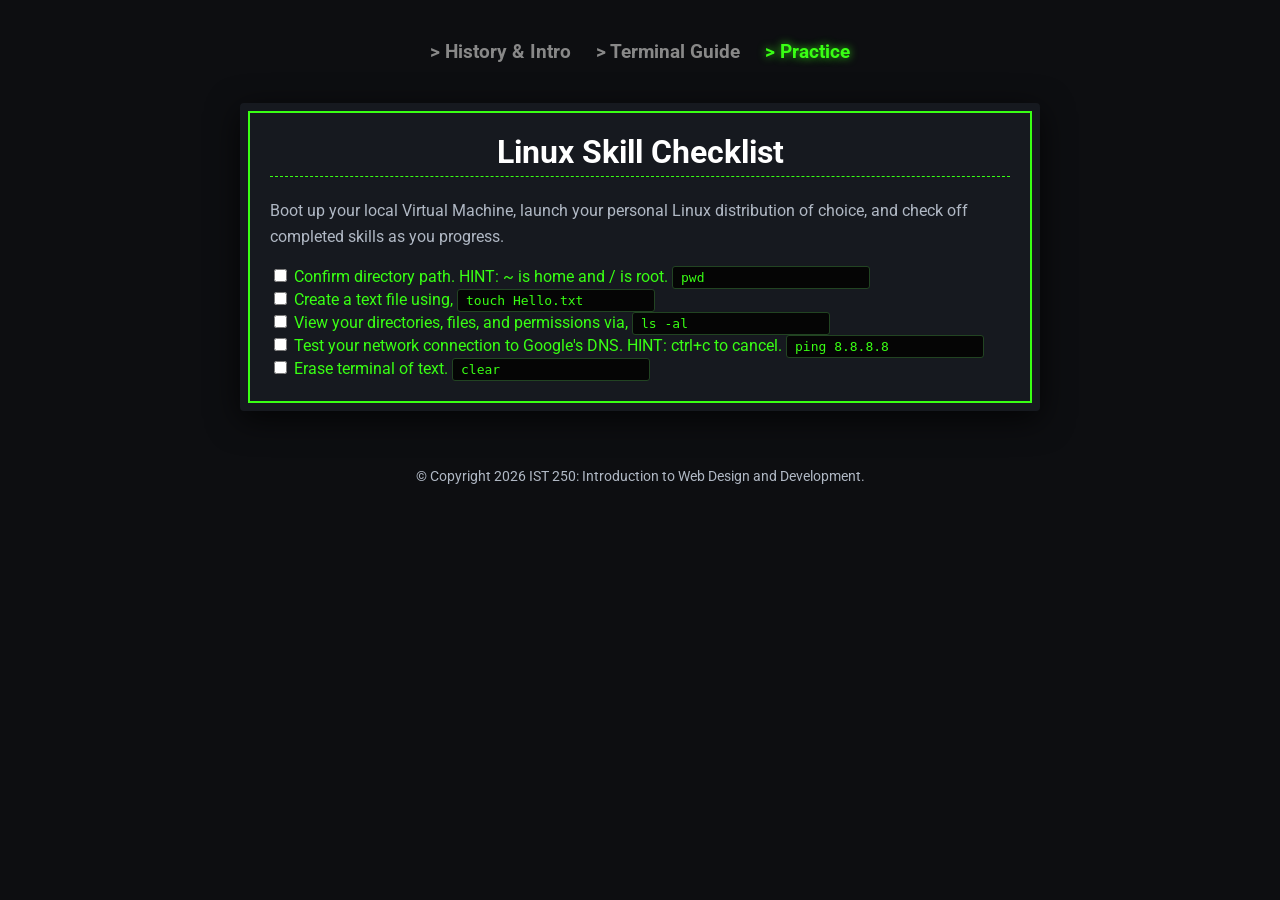
<file: PL1/practice.html>
<!DOCTYPE html>
<html lang="en">
<head>
    <meta charset="UTF-8">
    <title>Learn Linux - Skill Check</title>
    <link rel="stylesheet" href="style.css">
    <link rel="preconnect" href="https://fonts.googleapis.com">
    <link rel="preconnect" href="https://fonts.gstatic.com" crossorigin>
    <link href="https://fonts.googleapis.com/css2?family=Roboto:ital,wght@0,100..900;1,100..900&display=swap" rel="stylesheet">
</head>
<body>
    <header>
        <nav>
            <a href="index.html">> History & Intro</a>
            <a href="terminal.html">> Terminal Guide</a>
            <a href="practice.html" class="active">> Practice</a>
        </nav>
    </header>
    <main class="content-box">
        <h1>Linux Skill Checklist</h1>
        <p>Boot up your local Virtual Machine, launch your personal Linux distribution of choice, and check off completed skills 
           as you progress.</p>
        <div class="skills-grid">
            <div class="skill-item">
                <label class="skill-label">
                    <input type="checkbox" class="skill-checkbox">
                    <span>Confirm directory path.  HINT: ~ is home and / is root. <code>pwd</code></span>
                </label>
            </div>
            <div class="skill-item">
                <label class="skill-label">
                    <input type="checkbox" class="skill-checkbox">
                    <span>Create a text file using, <code>touch Hello.txt</code></span>
                </label>
            </div>
                        <div class="skill-item">
                <label class="skill-label">
                    <input type="checkbox" class="skill-checkbox">
                    <span>View your directories, files, and permissions via, <code>ls -al</code></span>
                </label>
            </div>
            <div class="skill-item">
                <label class="skill-label">
                    <input type="checkbox" class="skill-checkbox">
                    <span>Test your network connection to Google's DNS.  HINT: ctrl+c to cancel.  <code>ping 8.8.8.8</code></span>
                </label>
            </div>
            <div class="skill-item">
                <label class="skill-label">
                    <input type="checkbox" class="skill-checkbox">
                    <span>Erase terminal of text. <code>clear</code></span>
                </label>
            </div>
        </div>
    </main>
    <footer>
        <p>&copy; Copyright 2026 IST 250: Introduction to Web Design and Development.</p>
    </footer>
</body>
</html>
</file>
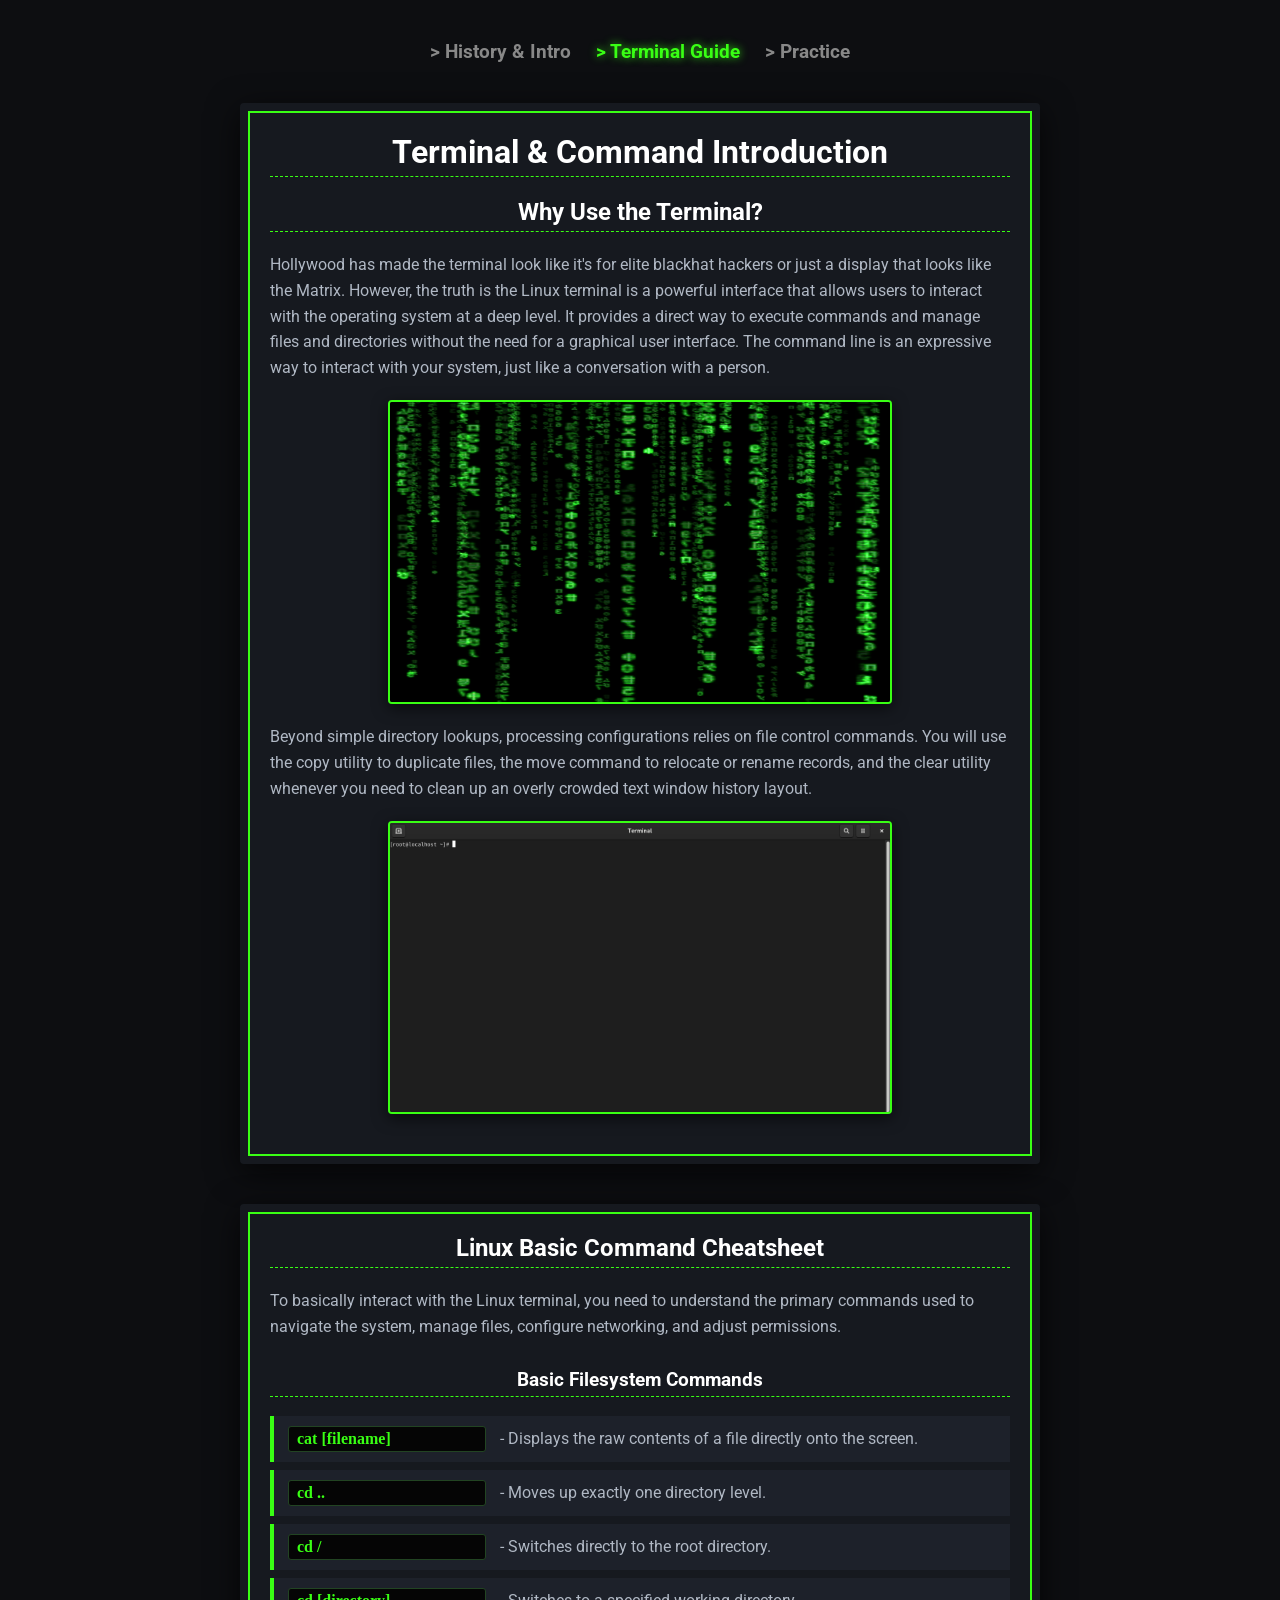
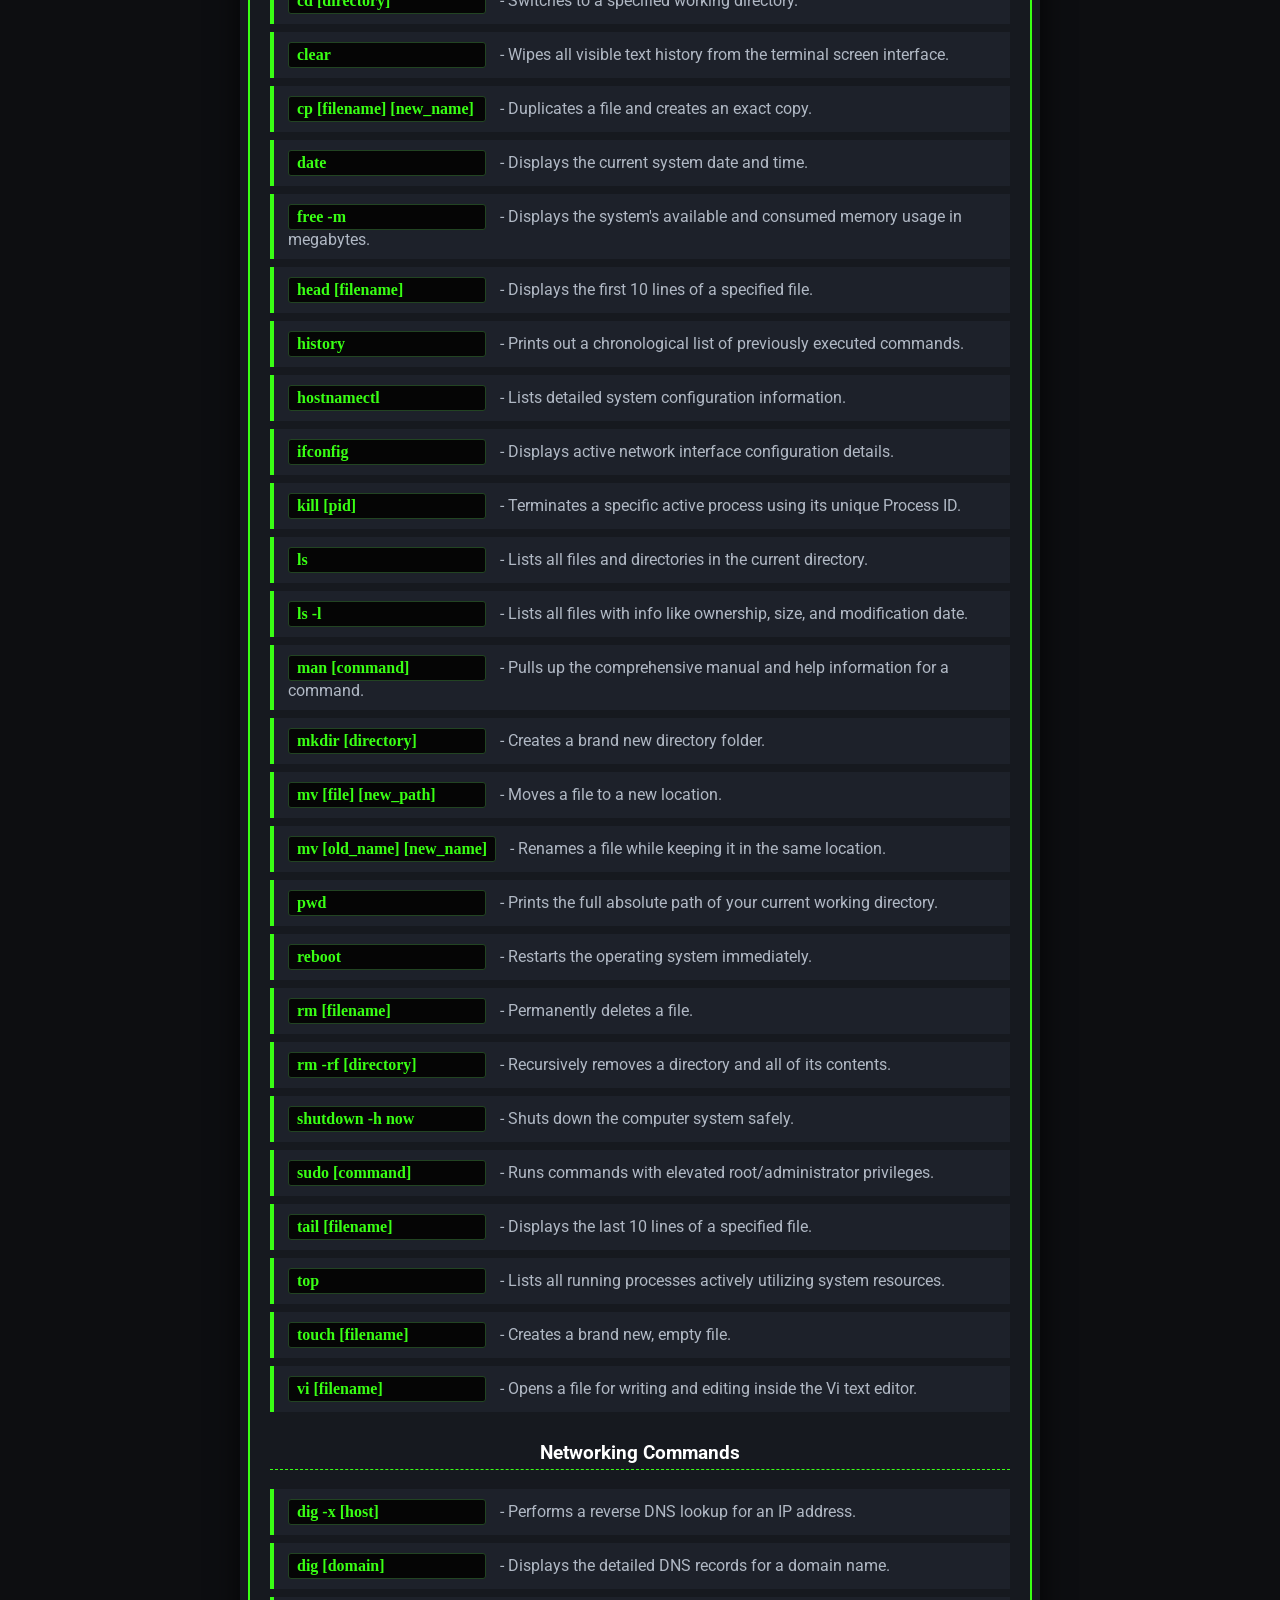
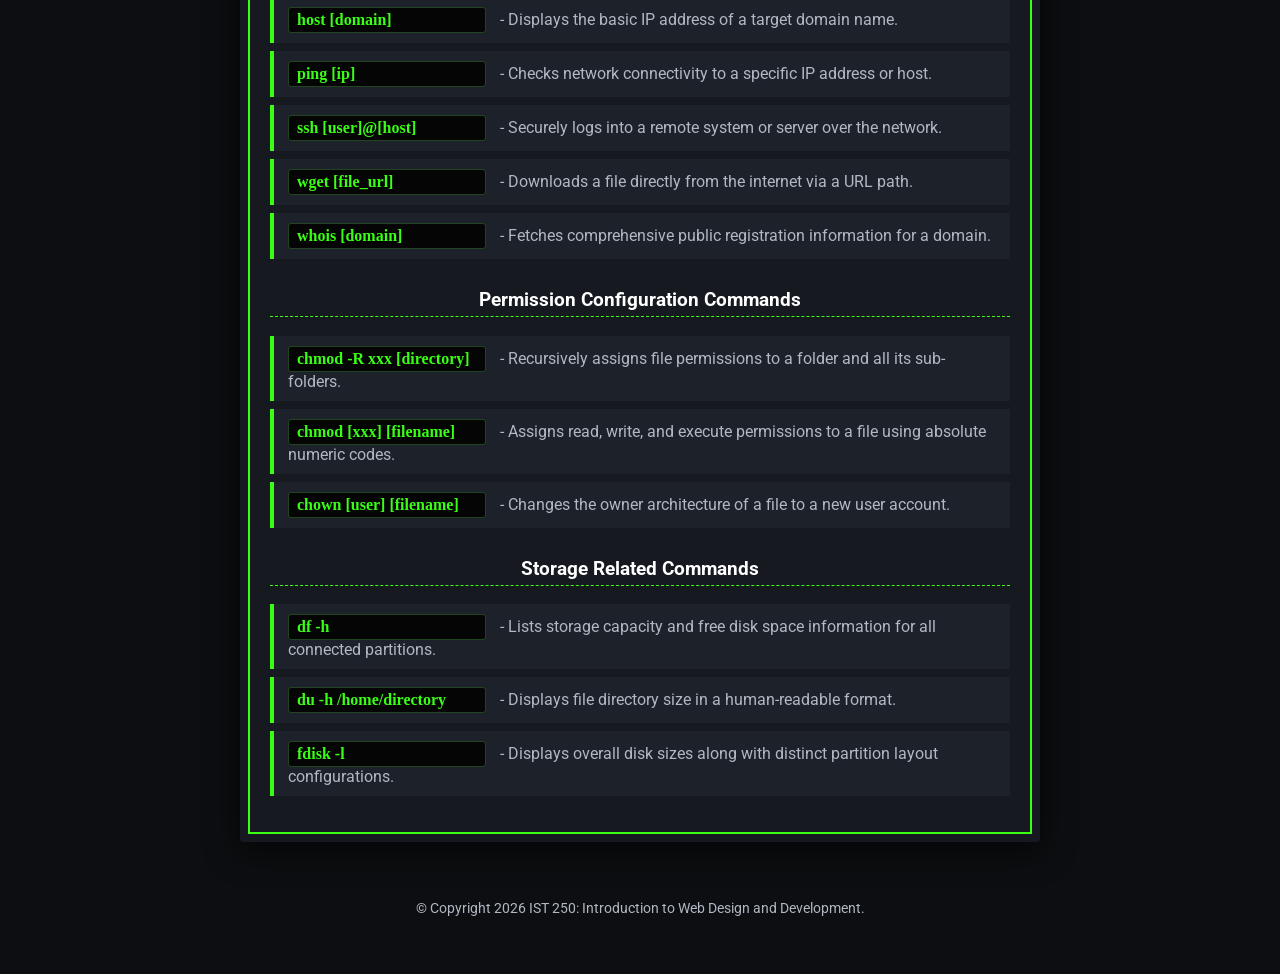
<file: PL1/terminal.html>
<!DOCTYPE html>
<html lang="en">
<head>
    <meta charset="UTF-8">
    <title>Learn Linux - Terminal Guide</title>
    <link rel="stylesheet" href="style.css">
    <link rel="preconnect" href="https://fonts.googleapis.com">
    <link rel="preconnect" href="https://fonts.gstatic.com" crossorigin>
    <link href="https://fonts.googleapis.com/css2?family=Roboto:ital,wght@0,100..900;1,100..900&display=swap" rel="stylesheet">
    <style>
        .command-group {
            margin-top: 30px;
        }
        ul {
            list-style-type: none;
            padding: 0;
        }
        li {
            padding: 10px 14px;
            margin-bottom: 8px;
            background-color: #1d212a;
            border-left: 4px solid #39ff14;
            color: #b0b8c4;
        }
        code {
            font-family: 'Times New Roman', monospace;
            background-color: #050505;
            padding: 3px 8px;
            border-radius: 3px;
            font-weight: bold;
            color: #39ff14;
            margin-right: 10px;
            border: 1px solid #224422;
            display: inline-block;
            min-width: 180px;
        }
        .terminal {
            display: block;
            max-width: 500px; 
            width: 100%;       
            margin: 20px auto; 
            border: 2px solid #39ff14;
            box-shadow: 0 4px 15px rgba(0, 0, 0, 0.6);
            border-radius: 4px;
        }
    </style>
</head>
<body>
    <header>
        <nav>
            <a href="index.html">> History & Intro</a>
            <a href="terminal.html" class="active">> Terminal Guide</a>
            <a href="practice.html">> Practice</a>
        </nav>
    </header>
    <main class="content-box">
        <h1>Terminal & Command Introduction</h1>
        <h2>Why Use the Terminal?</h2>
        <p>Hollywood has made the terminal look like it's for elite blackhat hackers or just a display that looks like the Matrix. 
           However, the truth is the Linux terminal is a powerful interface that allows users to interact with the operating system at 
           a deep level. It provides a direct way to execute commands and manage files and directories without the need for a graphical 
           user interface. The command line is an expressive way to interact with your system, just like a conversation with a person.</p>
        <img src="matrix.png" alt="Matrix" class="terminal" height="300px">
        <p>Beyond simple directory lookups, processing configurations relies on file control commands. You will use the copy utility to 
           duplicate files, the move command to relocate or rename records, and the clear utility whenever you need to clean up an 
           overly crowded text window history layout.</p>
        <img src="terminal.png" alt="Terminal" class="terminal">
    </main>
    <section class="content-box">
        <h2>Linux Basic Command Cheatsheet</h2>
        <p>To basically interact with the Linux terminal, you need to understand the primary commands used to navigate the system, manage
           files, configure networking, and adjust permissions.</p>
        <div class="command-group">
            <h3>Basic Filesystem Commands</h3>
            <ul>
                <li><code>cat [filename]</code> - Displays the raw contents of a file directly onto the screen.</li>
                <li><code>cd ..</code> - Moves up exactly one directory level.</li>
                <li><code>cd /</code> - Switches directly to the root directory.</li>
                <li><code>cd [directory]</code> - Switches to a specified working directory.</li>
                <li><code>clear</code> - Wipes all visible text history from the terminal screen interface.</li>
                <li><code>cp [filename] [new_name]</code> - Duplicates a file and creates an exact copy.</li>
                <li><code>date</code> - Displays the current system date and time.</li>
                <li><code>free -m</code> - Displays the system's available and consumed memory usage in megabytes.</li>
                <li><code>head [filename]</code> - Displays the first 10 lines of a specified file.</li>
                <li><code>history</code> - Prints out a chronological list of previously executed commands.</li>
                <li><code>hostnamectl</code> - Lists detailed system configuration information.</li>
                <li><code>ifconfig</code> - Displays active network interface configuration details.</li>
                <li><code>kill [pid]</code> - Terminates a specific active process using its unique Process ID.</li>
                <li><code>ls</code> - Lists all files and directories in the current directory.</li>
                <li><code>ls -l</code> - Lists all files with info like ownership, size, and modification date.</li>
                <li><code>man [command]</code> - Pulls up the comprehensive manual and help information for a command.</li>
                <li><code>mkdir [directory]</code> - Creates a brand new directory folder.</li>
                <li><code>mv [file] [new_path]</code> - Moves a file to a new location.</li>
                <li><code>mv [old_name] [new_name]</code> - Renames a file while keeping it in the same location.</li>
                <li><code>pwd</code> - Prints the full absolute path of your current working directory.</li>
                <li><code>reboot</code> - Restarts the operating system immediately.</li>
                <li><code>rm [filename]</code> - Permanently deletes a file.</li>
                <li><code>rm -rf [directory]</code> - Recursively removes a directory and all of its contents.</li>
                <li><code>shutdown -h now</code> - Shuts down the computer system safely.</li>
                <li><code>sudo [command]</code> - Runs commands with elevated root/administrator privileges.</li>
                <li><code>tail [filename]</code> - Displays the last 10 lines of a specified file.</li>
                <li><code>top</code> - Lists all running processes actively utilizing system resources.</li>
                <li><code>touch [filename]</code> - Creates a brand new, empty file.</li>
                <li><code>vi [filename]</code> - Opens a file for writing and editing inside the Vi text editor.</li>
            </ul>
        </div>
        <div class="command-group">
            <h3>Networking Commands</h3>
            <ul>
                <li><code>dig -x [host]</code> - Performs a reverse DNS lookup for an IP address.</li>
                <li><code>dig [domain]</code> - Displays the detailed DNS records for a domain name.</li>
                <li><code>host [domain]</code> - Displays the basic IP address of a target domain name.</li>
                <li><code>ping [ip]</code> - Checks network connectivity to a specific IP address or host.</li>
                <li><code>ssh [user]@[host]</code> - Securely logs into a remote system or server over the network.</li>
                <li><code>wget [file_url]</code> - Downloads a file directly from the internet via a URL path.</li>
                <li><code>whois [domain]</code> - Fetches comprehensive public registration information for a domain.</li>
            </ul>
        </div>
        <div class="command-group">
            <h3>Permission Configuration Commands</h3>
            <ul>
                <li><code>chmod -R xxx [directory]</code> - Recursively assigns file permissions to a folder and all its sub-folders.</li>
                <li><code>chmod [xxx] [filename]</code> - Assigns read, write, and execute permissions to a file using absolute numeric codes.</li>
                <li><code>chown [user] [filename]</code> - Changes the owner architecture of a file to a new user account.</li>
            </ul>
        </div>
        <div class="command-group">
            <h3>Storage Related Commands</h3>
            <ul>
                <li><code>df -h</code> - Lists storage capacity and free disk space information for all connected partitions.</li>
                <li><code>du -h /home/directory</code> - Displays file directory size in a human-readable format.</li>
                <li><code>fdisk -l</code> - Displays overall disk sizes along with distinct partition layout configurations.</li>
            </ul>
        </div>
    </section>
    <footer>
        <p style="text-align: center;">&copy; Copyright 2026 IST 250: Introduction to Web Design and Development.</p>
    </footer>
</body>
</html>
</file>
<file: IA1/style.css>
body {
    background-color: #0b0c10;
    font-family: sans-serif;
    max-width: 800px;
    margin: 0 auto;
    padding: 20px;
}
p, li {
    color: #f5f5f7;
    line-height: 1.6;
}
img {
    max-width: 100%;
    height: auto;
    border: 3px solid #c92a2a;
}
h1, h2, h3, h4 {
    color: #c92a2a; 
    font-family: Georgia, serif;
}
#main-heading {
    text-transform: uppercase;
    letter-spacing: 1px;
}
.detail-card {
    background-color: #1f2023; 
    padding: 20px;
    border-radius: 8px;
    box-shadow: 0 4px 20px rgba(199, 42, 42, 0.15);
}
a { color: #4dadf7; }
a:visited { color: #b197fc; }
</file>
<file: IA2/style.css>
body {
   margin: 0;
   background-color: #ffe9d7;
   color: #222;
   font-family: Arial Black, Gadget;
}
header {
    text-align: center;
    padding: 40px 20px 20px 20px;
}
header h1 {
    font-size: 40px;
    margin: 0 0 8px 0;
    letter-spacing: -2px;
    color: #0a0a0a;
}
header h2 {
    font-size: 40px;
    margin: 0 0 8px 0;
    letter-spacing: -2px;
    color: #0a0a0a
}
.navigation { /* Req. 5 */
    background-color: #360000;
    padding: 20px;
    text-align: center;
}
.navigation a {
    color: #ffe9d7;
    padding: 8px 16px;
    margin: 0 5px;
    font-weight: 600;
}
.navigation a:hover {
    color: #ff00008e;
}
#container {
   display: flex;
   flex-direction: row;     /* Req. 1 */
   flex-wrap: wrap;         /* Req. 1 */
   justify-content: center; /* Req. 1 */
   align-items: center;     /* Req. 1 */
   gap: 40px;
   padding: 60px 20px;
   margin: 0 auto;
}
.photo {
   position: relative;
   width: 300px;
   height: 300px;
   transform-style: preserve-3d;
   box-shadow: 0 10px 20px #0a0a0a;
}
.photo:hover { /* Req. 2 */
    transform: translateY(25px) scale(1.1) rotateY(180deg);
    box-shadow: 0 30px 45px #0a0a0a;
    z-index: 1;
}
.photo img {
   width: 300px;
   height: 300px;
   object-fit: cover;
   display: block;
   position: absolute;
   backface-visibility: hidden;
}
.photo img.front {
   z-index: 0;
   transform: rotateY(0deg);
}
.photo img.back { /* Bonus material? */
   transform: rotateY(180deg);
}
table { /*Req. 3 */
    width: 100%;
    background-color: #ffe9d7;
    box-shadow: 0 4px 10px #da0000b7;
    border-radius: 4px;
}
th, td {
    padding: 12px 16px;
    text-align: left;
}
th {
    background-color: #e3d2c4;
    color: #360000;
    font-weight: bold;
    border-bottom: 2px solid #360000;
}
td {
    border-bottom: 1px solid #360000;
    color: #360000;
}
footer { /* Req. 6 */
    clear: both;
    background-color: #0a0a0a;
    color: #e3d2c4;
    text-align: center;
    padding: 30px 20px;
    margin-top: 50px;
    font-size: 15px;
}
footer a {
    color: #920202;
    text-decoration: none;
    font-weight: bold;
}
footer a:hover {
    text-decoration: underline;
}
/* Req. 4 below */
.intro h2 {
    font-family: Arial Black, Gadget;
    text-align: center;
    color: #0a0a0a;
    font-size: 15px; 
    margin-bottom: 30px;
}
.about {
    max-width: 800px;
    margin: 40px auto;
    padding: 30px;
    padding-top: 50px;
    background-color: #bdbdbd1a;
    box-shadow: 0 4px 15px #0a0a0a;
    line-height: 1.5;
    position: relative;
}
.about > h3 {
    font-family: Arial Black, Gadget;
    color: #0a0a0a;
    font-size: 30px;
    margin-top: 0;
    position: absolute;
    top: 10px;
    left: 30px;
}
.hours {
    background-color: #bdbdbd1a;
    box-shadow: 0 4px 15px #0a0a0a;
    border: 1px solid #0a0a0a;
    padding: 20px;
    width: 250px;
    margin-top: 80px;
    margin-bottom: 50px;
    margin-left: 1000px;
    float: left;
}
</file>
<file: IA3/style.css>
body {
   margin: 0;
   background-color: #360000;
   color: #ffe9d7;
   font-family: Arial, Helvetica, sans-serif;
}
header {
    text-align: center;
    padding: 40px 20px 20px 20px;
}
header h1 {
    font-size: 40px;
    margin: 0 0 8px 0;
    letter-spacing: -2px;
    color: #ffe9d7;
}
header h2 {
    font-size: 24px; 
    margin: 10 0 8px 0;
    letter-spacing: -2px;
    color: #ffe9d7;
}
.navigation {
    background-color: #b38300;
    padding: 20px;
    text-align: center;
}
.navigation a {
    color: #ffe9d7;
    padding: 8px 16px;
    margin: 0 5px;
    font-weight: 600;
    text-decoration: none;
}
.navigation a:hover {
    color: #8b00008e;
}
.directions-section{
    display: block;
    max-width: 500px;
    margin: 20px auto;
    padding: 20px;
    text-align: center;
}
.map-box {
    margin: 20px auto;
    max-width: 300px;
    border-radius: 4px;
}
.map-box img {
    width: 100%;
    display: block;
    height: auto;
}
#container, footer, .hours {
    display: none;
}
@media screen and (min-width: 600px) {
    .directions-section {display: none}
    #container {display: flex}
    footer {display: block}
    .hours {display: block}
    header h1 {font-size: 40px;}
    header h2 {font-size: 20px;}
    #container {
       display: flex;
       flex-direction: column; 
       justify-content: center;
       align-items: stretch;
       gap: 30px;
       padding: 40px 20px;
       max-width: 750px;
       margin: 0 auto;
    }
    .photo-wrapper {
        display: flex;
        flex-direction: row; 
        align-items: center;
        background-color: #68000085;
        padding: 20px;
        border-radius: 6px;
    }
    .photo {
       width: 200px;  
       height: 200px;
       box-shadow: 0 10px 20px #0a0a0a;
       flex-shrink: 0;
    }
    .photo img {
       width: 100%;
       height: 100%;
       object-fit: cover;
       display: block;
    }
    .img-desc {
        display: block;
        padding-left: 30px;
        font-size: 16px;
        color: #ffe9d7;
    }
    .hours {
        background-color: #68000091;
        box-shadow: 0 4px 15px #0a0a0a;
        border: 1px solid #ffe9d7;
        padding: 20px;
        width: 280px;
        margin: 20px auto;
        text-align: center;
    }
    footer {
        background-color: #b38300;
        color: #ffe9d7;
        text-align: center;
        padding: 30px 20px;
        margin-top: 50px;
        font-size: 15px;
    }
    footer a {
        color: #360000;
        text-decoration: none;
        font-weight: bold;
    }
    .directions-section, .foot-note { display: none}
}
@media screen and (min-width: 1000px) {
    #container {
       flex-direction: row;     
       flex-wrap: wrap;         
       justify-content: center; 
       align-items: center;     
       gap: 40px;
       padding: 60px 20px;
       max-width: 1200px;
    }
    .photo-wrapper {
        display: block;
        background: none;
        padding: 0;
    }
    .img-desc {
        display: none;
    }
    .photo {
       width: 300px;
       height: 300px;
       cursor: pointer;
    }
    .photo img {
       width: 300px;
       height: 300px;
    }
    .foot-note {
    display: block; 
    margin-bottom: 15px;
    max-width: 600px;
    margin-left: auto;
    margin-right: auto;
    }
    .hours {
        margin: 40px auto;
    }
}
</file>
<file: PA2/styles.css>
body {
  font-family: 'Arial', sans-serif;
  background-color: #0c0f1bea;
  color: #012a7e;
  padding: 20px;
}
.grid-container {
  display: grid;
  grid-template-columns: 200px 1fr 1fr;
  grid-template-rows: auto auto 260px auto;
  gap: 15px;
  max-width: 1200px;
  margin: 0 auto;
}
.section {
  background-color: #161b33;
  border: 3px solid #2f3860;
  border-radius: 6px;
  padding: 20px;
}
.header {
  grid-column: 1 / 4;
  text-align: center;
  background: linear-gradient(#012a7e, #1f60c0);
}
.header h1 {
  font-size: 40px;
  color: #e7b900;
  letter-spacing: 1px;
}
.sidebar {
  grid-column: 1;
  grid-row: 2 / 4;
}
.sidebar h3 {
  color: #e7b900;
  font-weight: bold;
}
.pokedex {
  display: flex;
  flex-direction: column;
  gap: 12px;
}
.party {
  background-color: #e7b900;
  padding: 12px;
  border-radius: 4px;
}
.arena {
  grid-column: 2 / 4;
  grid-row: 2;
  background: linear-gradient(#743800, #faae58);
  color: #000000;
  display: flex;
  flex-direction: column;
  justify-content: space-between;
}
.commands {
  grid-column: 2;
  grid-row: 3;
}
.commands h3, .moves h3 {
  color: #e7b900;
  margin-bottom: 12px;
  font-size: 20px; 
}
.moves {
  grid-column: 3;
  grid-row: 3;
}
.footer {
  grid-column: 1 / 4;
  background-color: #012a7e;
  text-align: center;
  font-size: 16px;
  color: #e7b900;
}
.opponent {
  display: flex;
  justify-content: flex-end;
  align-items: flex-start;
  gap: 20px;
}
.player {
  display: flex;
  justify-content: flex-start;
  align-items: flex-end;
  gap: 20px;
}
@keyframes idleHover {
  0% { transform: translateY(0); }
  50% { transform: translateY(-10px); }
  100% { transform: translateY(0); }
}
.pokemon {
  width: 150px;
  height: 150px;
  object-fit: contain;
  animation: idleHover 2s infinite ease-in-out;
}
.status-box {
  background-color: #ffffff;
  border: 2px solid #000;
  border-radius: 4px;
  padding: 8px 12px;
  width: 190px;
  box-shadow: 5px 5px 0px #000;
}
.status-name {
  font-weight: bold;
  font-size: 14px;
  margin-bottom: 4px;
  text-transform: uppercase;
}
.status-hp {
  background-color: #ddddddbe;
  height: 8px;
  border: 1px solid #000;
  border-radius: 2px;
}
.hp-fill {
  background-color: #19b900;
  height: 100%;
}
.command-menu, .moves-grid {
  display: grid;
  grid-template-columns: 1fr 1fr;
  gap: 10px;
}
.button, .button-press, .button-attack {
  padding: 14px;
  font-family: inherit;
  font-weight: bold;
  border: 2px solid #fff;
  border-radius: 4px;
  background-color: #000000;
  color: #fff;
  cursor: pointer;
  transition: 0.2s ease;
  text-align: center;
}
.button:hover {
  background-color: #222;
}
.button-press {
  background-color: #ff392acb;
  color: #000000;
}
.button-press:hover {
  filter: brightness(2);
}
.button-attack:hover {
  transform: skewX(-10deg);
}
@keyframes tackle {
  0% { transform: translate(0, 0); }
  50% { transform: translate(45px, -30px); }
  100% { transform: translate(0, 0); } 
}
.grid-container:has(.button-attack:active) .squirtle {
  animation: tackle 0.5s ease-in-out;
}
.button-attack:active {
  background-color: #ff392acb;
  color: #000000;
  border-color: #ffffff;
}
</file>
<file: PL1/style.css>
body {
    font-family: "Roboto", sans-serif;
    font-optical-sizing: auto;
    font-weight: 400; 
    font-style: normal;
    background-color: #0d0e11; 
    color: #39ff14;            
    margin: 0;
    padding: 40px 20px;
    display: flex;
    flex-direction: column;
    align-items: center;
    gap: 40px;
}
.content-box {
    display: block;
    outline: 2px solid #39ff14;
    outline-offset: -10px;
    padding: 30px;
    background-color: #16191f; 
    max-width: 800px;
    width: 100%;
    box-sizing: border-box;
    box-shadow: 0 8px 32px rgba(0, 0, 0, 0.7);
    border-radius: 4px;
}
header nav {
    display: flex;
    gap: 25px;
}
header nav a {
    text-decoration: none;
    color: #888;
    font-size: 1.2em;
    font-weight: bold;
    transition: all 0.2s ease;
}
header nav a.active {
    color: #39ff14;
    text-shadow: 0 0 8px rgba(57, 255, 20, 0.8);
}
header nav a:hover {
    color: #00d2ff;
    text-shadow: 0 0 8px rgba(0, 210, 255, 0.8);
}
h1, h2, h3 {
    text-align: center;
    color: #ffffff;
    border-bottom: 1px dashed #39ff14;
    padding-bottom: 5px;
    margin-top: 0;
}
p {
    color: #b0b8c4;
    line-height: 1.6;
}
.floating-card {
    float: right;           
    width: 200px;
    margin: 10px 0 20px 30px;   
    padding: 12px;
    background-color: #0d0e11;
    border: 2px dashed #39ff14;
    border-radius: 4px;
    text-align: center;
}
.floating-card img {
    width: 100%;
    height: auto;
    border-radius: 2px;
}
.floating-card span {
    display: block;
    font-size: 0.85em;
    color: #ffffff;
    margin-top: 8px;
}
.command-group { margin-top: 30px; }
ul { list-style-type: none; padding: 0; }
li {
    padding: 10px 14px;
    margin-bottom: 8px;
    background-color: #1d212a;
    border-left: 4px solid #39ff14;
    color: #b0b8c4;
}
code {
    background-color: #050505;
    padding: 3px 8px;
    border-radius: 3px;
    color: #39ff14;
    margin-right: 10px;
    border: 1px solid #224422;
    display: inline-block;
    min-width: 180px;
}
.terminal-btn {
    display: inline-block;
    color: #39ff14;
    background-color: #050505; 
    padding: 15px 20px;
    border: dashed 2px #39ff14;
    font-weight: bold;
    cursor: pointer;
    margin-top: 15px;
}
.terminal-btn:hover { background-color: #112211; }
.terminal-input-row { display: flex; align-items: center; gap: 10px; margin-top: 15px; }
.terminal-input-row input {
    background: #050505;
    border: 1px solid #39ff14;
    color: #39ff14;
    padding: 10px;
    flex: 1;
}
footer { font-size: 0.9em; color: #555; text-align: center; }
</file>
<file: PL2/style.css>
body.mars-theme {     
    background-color: #470000;     
    color: #fff;    
}
.hud-display {     
    margin-bottom: 48px;     
    padding: 24px;     
    background: #000307;   
    border: 1px solid #fff;       
} 
.greeting {     
    font-size: 50px;     
} 
.message, h2 {     
    font-size: 25px; 
}   
.hud {     
    background: #000102;     
    border: 1px solid #fff;     
    padding: 32px;     
    border-radius: 8px;     
} 
h2 {      
    font-weight: 700;     
    letter-spacing: 1px; 
} 
label {         
    margin-bottom: 8px;     
    font-size: 20px;     
    font-weight: 700;     
    letter-spacing: 0.5px; 
} 
input[type="text"], select {     
    width: 100%;     
    padding: 8px;      
    background: #0d1117;       
    font-size: 16px;     
    color: #fff;
}
button {     
    margin-top: 8px;
    padding: 8px 16px;     
    background: #0d1117;     
    color: #fff;     
    border: 1px solid #fff;     
    font-size: 16px;     
}
</file>
